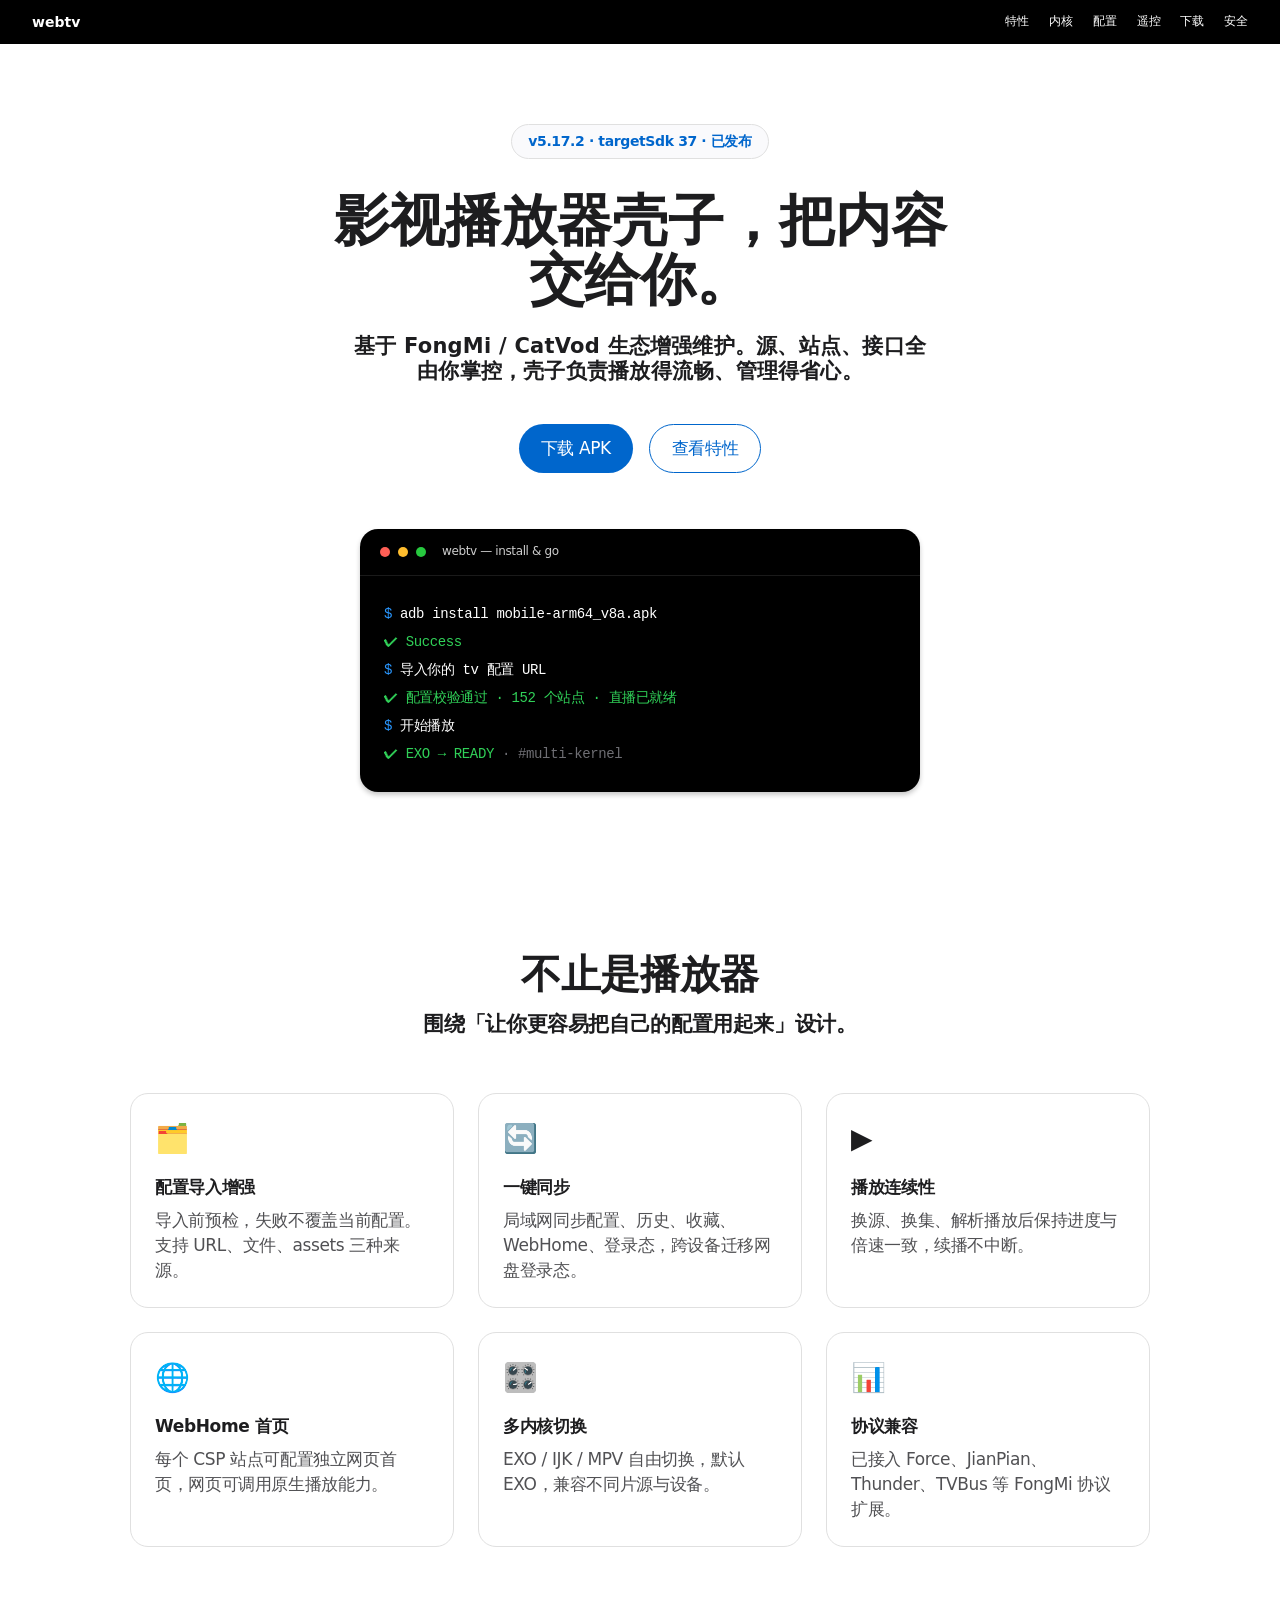
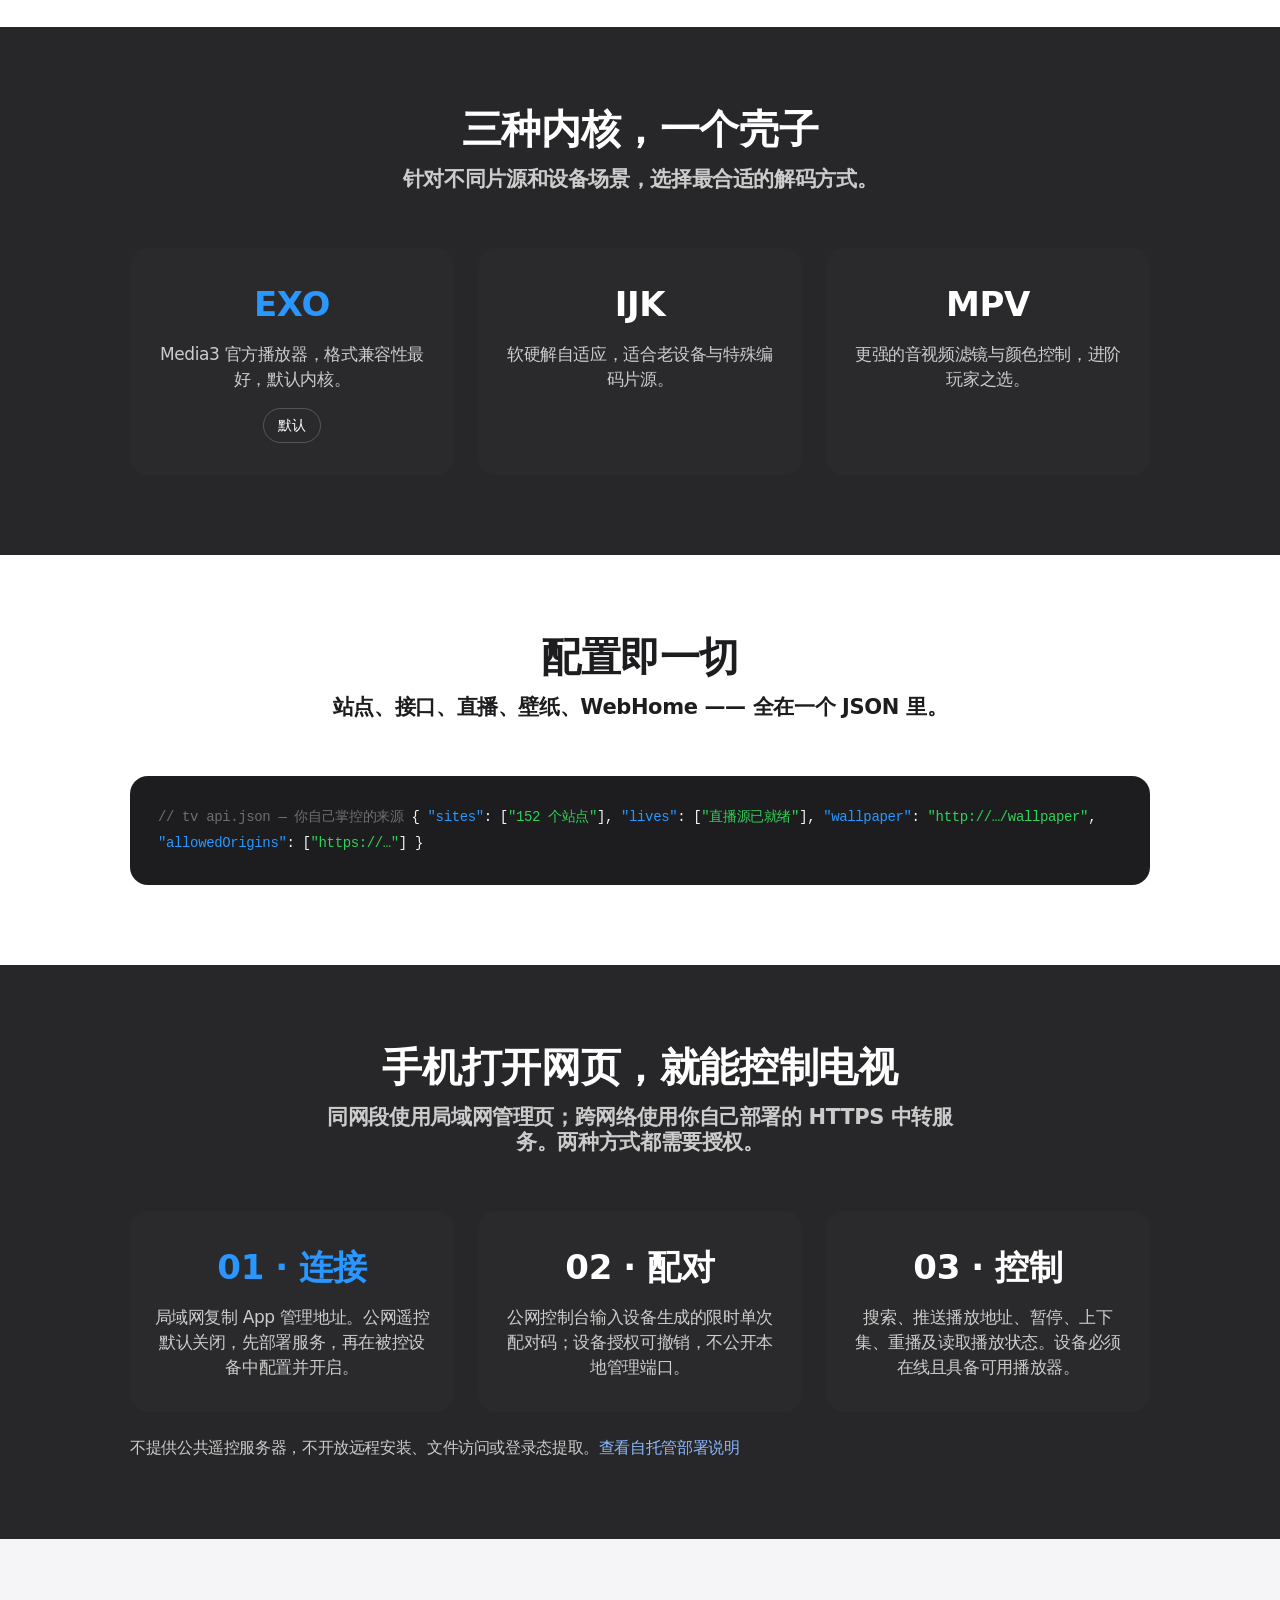
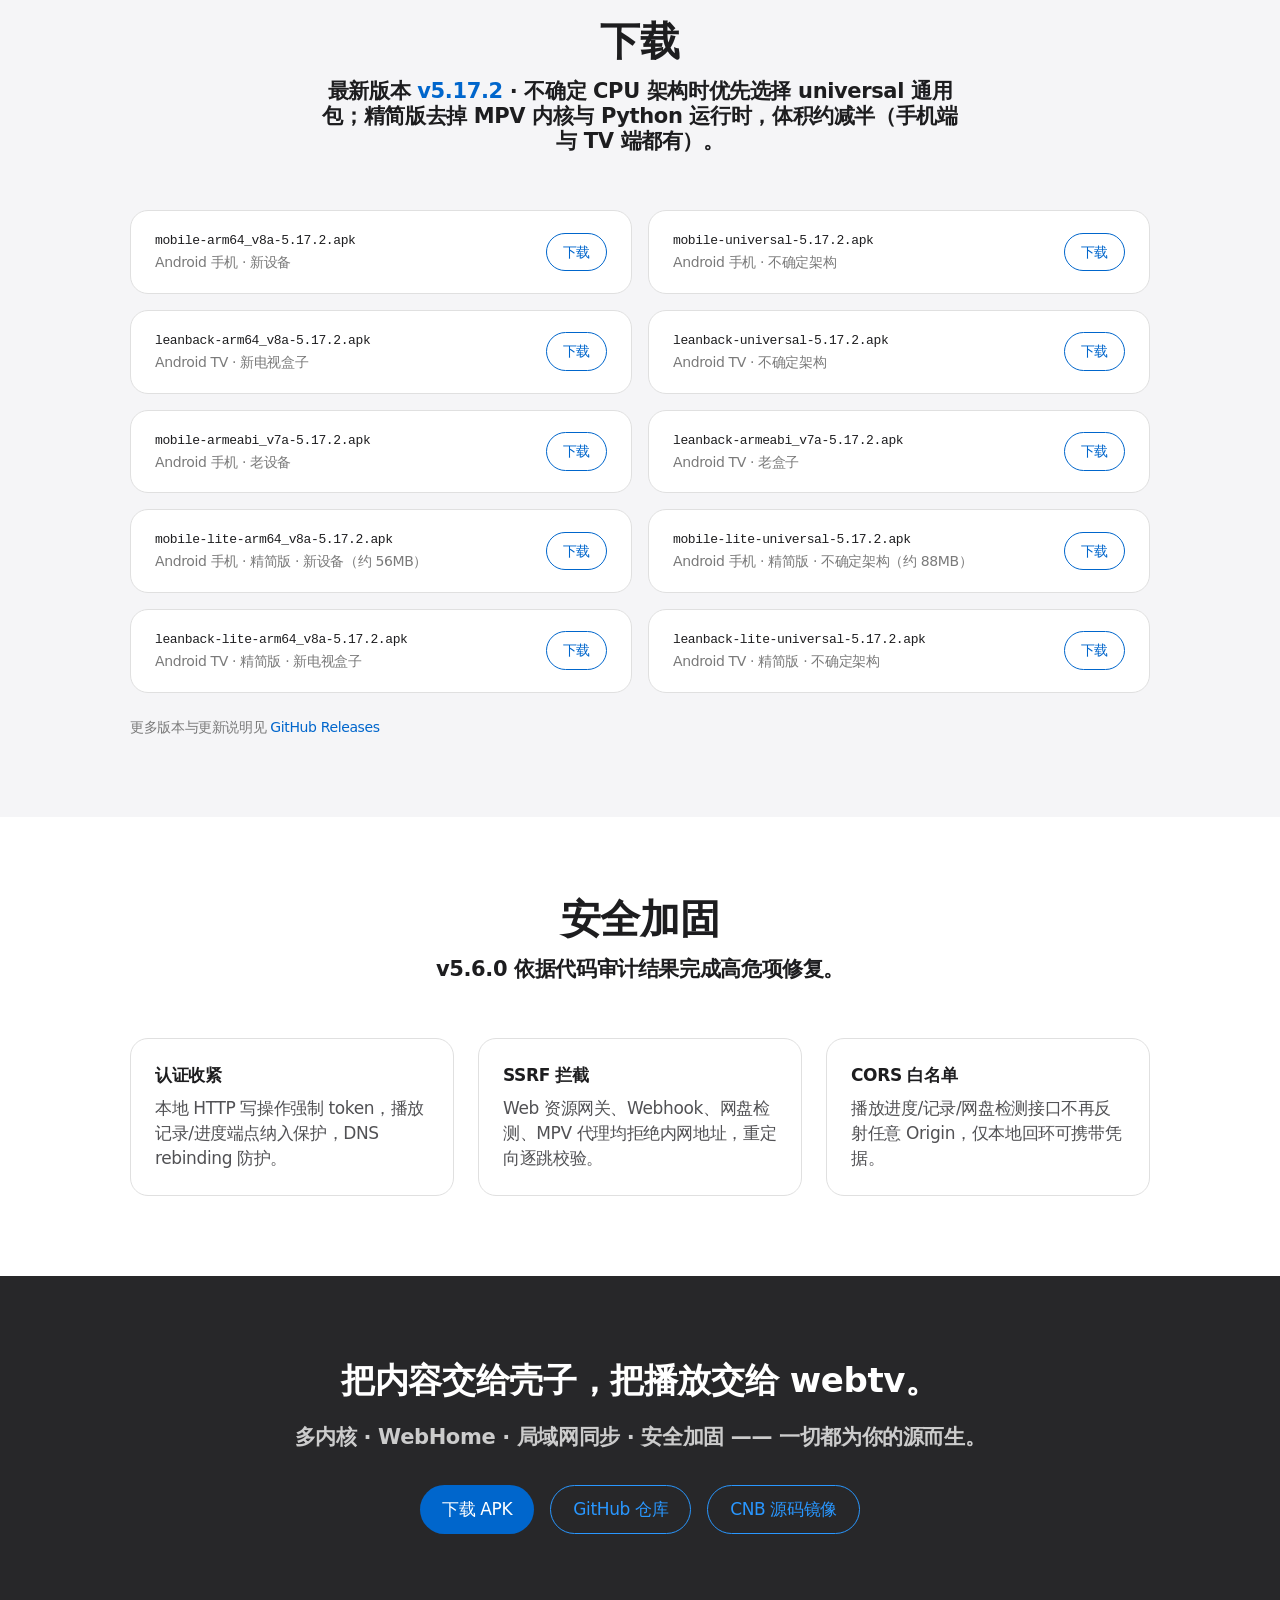
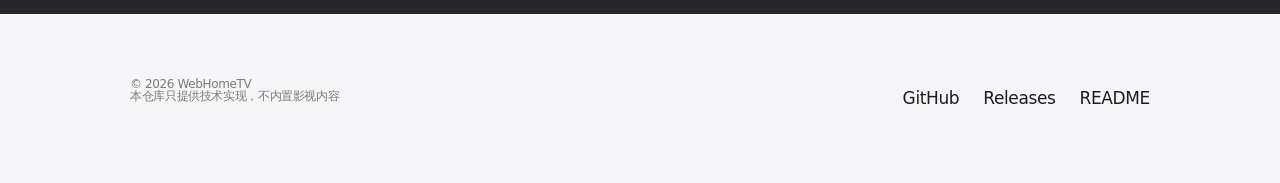
<file: docs/index.html>
<!DOCTYPE html>
<html lang="zh-CN">
<head>
<meta charset="UTF-8">
<meta name="viewport" content="width=device-width, initial-scale=1">
<title>WebHomeTV — 影视播放器壳子</title>
<meta name="description" content="WebHomeTV 是基于 FongMi / CatVod 生态增强维护的 Android 影音播放器壳子，支持多内核播放、WebHome 自定义首页、局域网同步与安全加固。">
<meta property="og:title" content="WebHomeTV — 影视播放器壳子">
<meta property="og:description" content="多内核播放 · WebHome 首页 · 局域网同步 · 安全加固">
<meta property="og:type" content="website">
<style>
  :root {
    --blue: #0066cc;
    --blue-focus: #0071e3;
    --blue-on-dark: #2997ff;
    --canvas: #ffffff;
    --parchment: #f5f5f7;
    --pearl: #fafafc;
    --tile-1: #272729;
    --ink: #1d1d1f;
    --body-on-dark: #ffffff;
    --body-muted: #cccccc;
    --ink-muted-48: #7a7a7a;
    --hairline: #e0e0e0;
    --divider-soft: #f0f0f0;
    --product-shadow: 0 3px 5px 0 rgba(0, 0, 0, 0.22);
    --font: -apple-system, BlinkMacSystemFont, "SF Pro Text", "Inter", "Segoe UI", system-ui, sans-serif;
    --font-display: -apple-system, BlinkMacSystemFont, "SF Pro Display", "Inter", system-ui, sans-serif;
    --section: 80px;
  }

  * { margin: 0; padding: 0; box-sizing: border-box; }

  html { scroll-behavior: smooth; }

  body {
    font-family: var(--font);
    background: var(--canvas);
    color: var(--ink);
    line-height: 1.47;
    letter-spacing: -0.374px;
    -webkit-font-smoothing: antialiased;
  }

  .container { max-width: 1068px; margin: 0 auto; padding: 0 24px; }
  .container-wide { max-width: 1440px; margin: 0 auto; padding: 0 32px; }

  a { color: var(--blue); text-decoration: none; }
  a:hover { text-decoration: underline; }

  /* ---------- Global Nav ---------- */
  .global-nav {
    position: sticky; top: 0; z-index: 50;
    background: #000000;
    height: 44px;
    display: flex; align-items: center;
  }
  .global-nav .container-wide {
    display: flex; align-items: center; justify-content: space-between;
    width: 100%;
  }
  .brand { font-size: 14px; font-weight: 600; color: var(--body-on-dark); letter-spacing: 0; }
  .brand:hover { text-decoration: none; opacity: 0.8; }
  .nav-links { display: flex; gap: 20px; }
  .nav-links a { font-size: 12px; color: var(--body-on-dark); letter-spacing: -0.12px; }
  .nav-links a:hover { text-decoration: none; color: var(--blue-on-dark); }

  /* ---------- Hero (light tile) ---------- */
  .hero { padding: var(--section) 0; background: var(--canvas); }
  .hero .container { text-align: center; }
  .hero .sub {
    display: inline-block;
    font-size: 14px; font-weight: 600; color: var(--blue);
    border: 1px solid var(--hairline);
    border-radius: 9999px;
    padding: 6px 16px;
    margin-bottom: 32px;
    background: var(--pearl);
  }
  .hero h1 {
    font-family: var(--font-display);
    font-size: 56px; font-weight: 600;
    line-height: 1.07; letter-spacing: -0.28px;
    color: var(--ink);
    max-width: 16ch; margin: 0 auto 24px;
  }
  .hero .lead {
    font-size: 21px; font-weight: 600;
    line-height: 1.19; letter-spacing: 0.231px;
    color: var(--ink);
    max-width: 40ch; margin: 0 auto 40px;
  }
  .hero-actions { display: flex; gap: 16px; justify-content: center; flex-wrap: wrap; }

  .btn {
    display: inline-flex; align-items: center; justify-content: center;
    font-family: var(--font); font-size: 17px; font-weight: 400;
    border-radius: 9999px; min-height: 44px; padding: 11px 22px;
    cursor: pointer; transition: transform 160ms ease, background 160ms ease;
    text-decoration: none;
  }
  .btn:focus-visible { outline: 2px solid var(--blue-focus); outline-offset: 2px; }
  .btn:active { transform: scale(0.95); }
  .btn-primary { background: var(--blue); color: #ffffff; }
  .btn-primary:hover { background: var(--blue-focus); text-decoration: none; }
  .btn-secondary { background: transparent; color: var(--blue); border: 1px solid var(--blue); }
  .btn-secondary:hover { background: rgba(0, 102, 204, 0.05); text-decoration: none; }

  /* Terminal card — product evidence */
  .terminal {
    background: #000000;
    border-radius: 18px;
    overflow: hidden;
    text-align: left;
    margin: 56px auto 0;
    max-width: 560px;
    box-shadow: var(--product-shadow);
  }
  .terminal-bar {
    display: flex; align-items: center; gap: 8px;
    padding: 14px 20px;
    border-bottom: 1px solid rgba(255, 255, 255, 0.1);
  }
  .terminal-bar .t-dot { width: 10px; height: 10px; border-radius: 50%; display: inline-block; }
  .t-dot.r { background: #FF5F56; } .t-dot.y { background: #FFBD2E; } .t-dot.g { background: #27C93F; }
  .terminal-bar .t-title { color: var(--body-muted); font-size: 12px; margin-left: 8px; }
  .terminal-body { padding: 24px; color: #a1a1a6; font-size: 14px; line-height: 2; font-family: ui-monospace, "SF Mono", monospace; }
  .terminal-body .prompt { color: var(--blue-on-dark); }
  .terminal-body .cmd { color: var(--body-on-dark); }
  .terminal-body .out { color: #30d158; }
  .terminal-body .muted { color: #6e6e73; }

  /* ---------- Section rhythm ---------- */
  section.tile-light { background: var(--canvas); padding: var(--section) 0; }
  section.tile-parchment { background: var(--parchment); padding: var(--section) 0; }
  section.tile-dark { background: var(--tile-1); padding: var(--section) 0; }
  section.tile-dark h2, section.tile-dark p.sec-desc { color: var(--body-on-dark); }
  section.tile-dark .sec-desc { color: var(--body-muted); }

  .sec-head { text-align: center; margin-bottom: 56px; }
  .sec-head h2 {
    font-family: var(--font-display);
    font-size: 40px; font-weight: 600; line-height: 1.10;
    color: var(--ink); margin-bottom: 16px;
  }
  .tile-dark .sec-head h2 { color: var(--body-on-dark); }
  .sec-head p.sec-desc { font-size: 21px; font-weight: 600; color: var(--ink); line-height: 1.19; max-width: 44ch; margin: 0 auto; }
  .tile-dark .sec-head p.sec-desc { color: var(--body-muted); }

  /* ---------- Feature cards (utility grid) ---------- */
  .grid { display: grid; grid-template-columns: repeat(3, 1fr); gap: 24px; }
  .card {
    background: var(--canvas);
    border: 1px solid var(--hairline);
    border-radius: 18px;
    padding: 24px;
    transition: transform 160ms ease;
  }
  .card:hover { transform: translateY(-2px); }
  .card .ico { font-size: 28px; margin-bottom: 16px; }
  .card h3 { font-size: 17px; font-weight: 600; color: var(--ink); margin-bottom: 8px; }
  .card p { font-size: 17px; color: #515154; line-height: 1.47; }
  .card code {
    font-family: ui-monospace, "SF Mono", monospace;
    font-size: 13px;
    background: var(--parchment);
    border-radius: 5px; padding: 2px 6px; color: var(--blue);
  }

  /* ---------- Kernels (dark tile) ---------- */
  .kernels { display: grid; grid-template-columns: repeat(3, 1fr); gap: 24px; }
  .kernel {
    background: #2a2a2c;
    border-radius: 18px;
    padding: 32px 24px;
    text-align: center;
  }
  .kernel .k-name { font-size: 34px; font-weight: 600; color: var(--body-on-dark); margin-bottom: 12px; letter-spacing: -0.374px; }
  .kernel .k-name.blue { color: var(--blue-on-dark); }
  .kernel p { font-size: 17px; color: var(--body-muted); }
  .kernel .tag {
    display: inline-block; margin-top: 16px;
    font-size: 14px; font-weight: 400; color: var(--body-on-dark);
    border: 1px solid rgba(255, 255, 255, 0.2);
    border-radius: 9999px; padding: 6px 14px;
  }

  /* ---------- Config code block ---------- */
  .code-block {
    background: #1d1d1f;
    border-radius: 18px;
    padding: 28px;
    font-family: ui-monospace, "SF Mono", monospace;
    font-size: 14px; line-height: 1.9;
    overflow-x: auto;
    color: #f5f5f7;
  }
  .code-block .cmt { color: #6e6e73; }
  .code-block .key { color: var(--blue-on-dark); }
  .code-block .str { color: #30d158; }

  /* ---------- Download ---------- */
  .dl-grid { display: grid; grid-template-columns: repeat(2, 1fr); gap: 16px; }
  .dl-row {
    display: flex; align-items: center; justify-content: space-between; gap: 16px;
    background: var(--canvas);
    border: 1px solid var(--hairline);
    border-radius: 18px; padding: 20px 24px;
    transition: border-color 160ms ease;
  }
  .dl-row:hover { border-color: var(--blue); }
  .dl-name { font-family: ui-monospace, "SF Mono", monospace; font-size: 13px; color: var(--ink); }
  .dl-desc { font-size: 14px; color: var(--ink-muted-48); margin-top: 2px; }
  .dl-btn {
    font-size: 14px; font-weight: 400; color: var(--blue);
    border: 1px solid var(--blue); border-radius: 9999px;
    padding: 8px 16px; white-space: nowrap;
    transition: background 160ms ease;
  }
  .dl-btn:hover { background: rgba(0, 102, 204, 0.05); text-decoration: none; }

  /* ---------- Security (parchment) ---------- */
  .tile-parchment .card { background: var(--canvas); border-color: var(--divider-soft); }

  /* ---------- CTA (dark) ---------- */
  .cta h2 { font-size: 34px; font-weight: 600; color: var(--body-on-dark); margin-bottom: 16px; letter-spacing: -0.374px; }
  .cta p { font-size: 21px; font-weight: 600; color: var(--body-muted); margin-bottom: 32px; }
  .cta .btn-primary { background: var(--blue); }
  .cta .btn-secondary { color: var(--blue-on-dark); border-color: var(--blue-on-dark); }

  /* ---------- Footer ---------- */
  footer { background: var(--parchment); padding: 64px 0; }
  footer .container { display: flex; justify-content: space-between; align-items: flex-start; gap: 32px; flex-wrap: wrap; }
  footer .copy { font-size: 12px; color: var(--ink-muted-48); line-height: 1.0; }
  footer .links { display: flex; gap: 24px; }
  footer .links a { font-size: 17px; color: var(--ink); line-height: 2.41; }
  footer .links a:hover { color: var(--blue); }

  /* ---------- Responsive ---------- */
  @media (max-width: 833px) {
    .nav-links { display: none; }
    .grid, .kernels { grid-template-columns: repeat(2, 1fr); }
    .dl-grid { grid-template-columns: 1fr; }
  }
  @media (max-width: 640px) {
    .hero h1 { font-size: 34px; }
    .sec-head h2 { font-size: 32px; }
    .grid, .kernels { grid-template-columns: 1fr; }
    section.tile-light, section.tile-parchment, section.tile-dark { padding: 48px 0; }
    .hero { padding: 48px 0; }
  }
  @media (max-width: 419px) {
    .hero h1 { font-size: 28px; }
    .container, .container-wide { padding: 0 16px; }
  }

  @media (prefers-reduced-motion: reduce) {
    html { scroll-behavior: auto; }
    * { transition: none !important; }
  }
</style>
</head>
<body>

<nav class="global-nav" aria-label="主导航">
  <div class="container-wide">
    <div class="brand">webtv</div>
    <div class="nav-links">
      <a href="#features">特性</a>
      <a href="#kernels">内核</a>
      <a href="#config">配置</a>
      <a href="#remote">遥控</a>
      <a href="#download">下载</a>
      <a href="#security">安全</a>
    </div>
  </div>
</nav>

<header class="hero" id="top">
  <div class="container">
    <span class="sub">v5.17.2 · targetSdk 37 · 已发布</span>
    <h1>影视播放器壳子，把内容交给你。</h1>
    <p class="lead">基于 FongMi / CatVod 生态增强维护。源、站点、接口全由你掌控，壳子负责播放得流畅、管理得省心。</p>
    <div class="hero-actions">
      <a class="btn btn-primary" href="#download">下载 APK</a>
      <a class="btn btn-secondary" href="#features">查看特性</a>
    </div>
    <div class="terminal" role="img" aria-label="终端命令行示例">
      <div class="terminal-bar">
        <span class="t-dot r"></span><span class="t-dot y"></span><span class="t-dot g"></span>
        <span class="t-title">webtv — install &amp; go</span>
      </div>
      <div class="terminal-body">
        <div><span class="prompt">$</span> <span class="cmd">adb install mobile-arm64_v8a.apk</span></div>
        <div><span class="out">✔ Success</span></div>
        <div><span class="prompt">$</span> <span class="cmd">导入你的 tv 配置 URL</span></div>
        <div><span class="out">✔ 配置校验通过 · 152 个站点 · 直播已就绪</span></div>
        <div><span class="prompt">$</span> <span class="cmd">开始播放</span></div>
        <div><span class="out">✔ EXO → READY <span class="muted">· #multi-kernel</span></span></div>
      </div>
    </div>
  </div>
</header>

<section class="tile-light" id="features">
  <div class="container">
    <div class="sec-head">
      <h2>不止是播放器</h2>
      <p class="sec-desc">围绕「让你更容易把自己的配置用起来」设计。</p>
    </div>
    <div class="grid">
      <div class="card">
        <div class="ico">🗂️</div>
        <h3>配置导入增强</h3>
        <p>导入前预检，失败不覆盖当前配置。支持 URL、文件、assets 三种来源。</p>
      </div>
      <div class="card">
        <div class="ico">🔄</div>
        <h3>一键同步</h3>
        <p>局域网同步配置、历史、收藏、WebHome、登录态，跨设备迁移网盘登录态。</p>
      </div>
      <div class="card">
        <div class="ico">▶️</div>
        <h3>播放连续性</h3>
        <p>换源、换集、解析播放后保持进度与倍速一致，续播不中断。</p>
      </div>
      <div class="card">
        <div class="ico">🌐</div>
        <h3>WebHome 首页</h3>
        <p>每个 CSP 站点可配置独立网页首页，网页可调用原生播放能力。</p>
      </div>
      <div class="card">
        <div class="ico">🎛️</div>
        <h3>多内核切换</h3>
        <p>EXO / IJK / MPV 自由切换，默认 EXO，兼容不同片源与设备。</p>
      </div>
      <div class="card">
        <div class="ico">📊</div>
        <h3>协议兼容</h3>
        <p>已接入 Force、JianPian、Thunder、TVBus 等 FongMi 协议扩展。</p>
      </div>
    </div>
  </div>
</section>

<section class="tile-dark" id="kernels">
  <div class="container">
    <div class="sec-head">
      <h2>三种内核，一个壳子</h2>
      <p class="sec-desc">针对不同片源和设备场景，选择最合适的解码方式。</p>
    </div>
    <div class="kernels">
      <div class="kernel">
        <div class="k-name blue">EXO</div>
        <p>Media3 官方播放器，格式兼容性最好，默认内核。</p>
        <span class="tag">默认</span>
      </div>
      <div class="kernel">
        <div class="k-name">IJK</div>
        <p>软硬解自适应，适合老设备与特殊编码片源。</p>
      </div>
      <div class="kernel">
        <div class="k-name">MPV</div>
        <p>更强的音视频滤镜与颜色控制，进阶玩家之选。</p>
      </div>
    </div>
  </div>
</section>

<section class="tile-light" id="config">
  <div class="container">
    <div class="sec-head">
      <h2>配置即一切</h2>
      <p class="sec-desc">站点、接口、直播、壁纸、WebHome —— 全在一个 JSON 里。</p>
    </div>
    <div class="code-block" role="img" aria-label="tv 配置 JSON 示例">
<span class="cmt">// tv api.json — 你自己掌控的来源</span>
{
  <span class="key">"sites"</span>: [<span class="str">"152 个站点"</span>],
  <span class="key">"lives"</span>: [<span class="str">"直播源已就绪"</span>],
  <span class="key">"wallpaper"</span>: <span class="str">"http://…/wallpaper"</span>,
  <span class="key">"allowedOrigins"</span>: [<span class="str">"https://…"</span>]
}
    </div>
  </div>
</section>

<section class="tile-dark" id="remote">
  <div class="container">
    <div class="sec-head">
      <h2>手机打开网页，就能控制电视</h2>
      <p class="sec-desc">同网段使用局域网管理页；跨网络使用你自己部署的 HTTPS 中转服务。两种方式都需要授权。</p>
    </div>
    <div class="kernels">
      <div class="kernel">
        <div class="k-name blue">01 · 连接</div>
        <p>局域网复制 App 管理地址。公网遥控默认关闭，先部署服务，再在被控设备中配置并开启。</p>
      </div>
      <div class="kernel">
        <div class="k-name">02 · 配对</div>
        <p>公网控制台输入设备生成的限时单次配对码；设备授权可撤销，不公开本地管理端口。</p>
      </div>
      <div class="kernel">
        <div class="k-name">03 · 控制</div>
        <p>搜索、推送播放地址、暂停、上下集、重播及读取播放状态。设备必须在线且具备可用播放器。</p>
      </div>
    </div>
    <p style="margin-top:24px;color:#ccc">不提供公共遥控服务器，不开放远程安装、文件访问或登录态提取。<a style="color:#8db9ff" href="https://github.com/motao123/webtv/tree/main/serverless/webtv-remote-go">查看自托管部署说明</a></p>
  </div>
</section>

<section class="tile-parchment" id="download">
  <div class="container">
    <div class="sec-head">
      <h2>下载</h2>
      <p class="sec-desc">最新版本 <strong style="color:var(--blue)">v5.17.2</strong> · 不确定 CPU 架构时优先选择 universal 通用包；精简版去掉 MPV 内核与 Python 运行时，体积约减半（手机端与 TV 端都有）。</p>
    </div>
    <div class="dl-grid">
      <div class="dl-row">
        <div>
          <div class="dl-name">mobile-arm64_v8a-5.17.2.apk</div>
          <div class="dl-desc">Android 手机 · 新设备</div>
        </div>
        <a class="dl-btn" href="https://github.com/motao123/webtv/releases/latest/download/mobile-arm64_v8a-5.17.2.apk">下载</a>
      </div>
      <div class="dl-row">
        <div>
          <div class="dl-name">mobile-universal-5.17.2.apk</div>
          <div class="dl-desc">Android 手机 · 不确定架构</div>
        </div>
        <a class="dl-btn" href="https://github.com/motao123/webtv/releases/latest/download/mobile-universal-5.17.2.apk">下载</a>
      </div>
      <div class="dl-row">
        <div>
          <div class="dl-name">leanback-arm64_v8a-5.17.2.apk</div>
          <div class="dl-desc">Android TV · 新电视盒子</div>
        </div>
        <a class="dl-btn" href="https://github.com/motao123/webtv/releases/latest/download/leanback-arm64_v8a-5.17.2.apk">下载</a>
      </div>
      <div class="dl-row">
        <div>
          <div class="dl-name">leanback-universal-5.17.2.apk</div>
          <div class="dl-desc">Android TV · 不确定架构</div>
        </div>
        <a class="dl-btn" href="https://github.com/motao123/webtv/releases/latest/download/leanback-universal-5.17.2.apk">下载</a>
      </div>
      <div class="dl-row">
        <div>
          <div class="dl-name">mobile-armeabi_v7a-5.17.2.apk</div>
          <div class="dl-desc">Android 手机 · 老设备</div>
        </div>
        <a class="dl-btn" href="https://github.com/motao123/webtv/releases/latest/download/mobile-armeabi_v7a-5.17.2.apk">下载</a>
      </div>
      <div class="dl-row">
        <div>
          <div class="dl-name">leanback-armeabi_v7a-5.17.2.apk</div>
          <div class="dl-desc">Android TV · 老盒子</div>
        </div>
        <a class="dl-btn" href="https://github.com/motao123/webtv/releases/latest/download/leanback-armeabi_v7a-5.17.2.apk">下载</a>
      </div>
      <div class="dl-row">
        <div>
          <div class="dl-name">mobile-lite-arm64_v8a-5.17.2.apk</div>
          <div class="dl-desc">Android 手机 · 精简版 · 新设备（约 56MB）</div>
        </div>
        <a class="dl-btn" href="https://github.com/motao123/webtv/releases/latest/download/mobile-lite-arm64_v8a-5.17.2.apk">下载</a>
      </div>
      <div class="dl-row">
        <div>
          <div class="dl-name">mobile-lite-universal-5.17.2.apk</div>
          <div class="dl-desc">Android 手机 · 精简版 · 不确定架构（约 88MB）</div>
        </div>
        <a class="dl-btn" href="https://github.com/motao123/webtv/releases/latest/download/mobile-lite-universal-5.17.2.apk">下载</a>
      </div>
      <div class="dl-row">
        <div>
          <div class="dl-name">leanback-lite-arm64_v8a-5.17.2.apk</div>
          <div class="dl-desc">Android TV · 精简版 · 新电视盒子</div>
        </div>
        <a class="dl-btn" href="https://github.com/motao123/webtv/releases/latest/download/leanback-lite-arm64_v8a-5.17.2.apk">下载</a>
      </div>
      <div class="dl-row">
        <div>
          <div class="dl-name">leanback-lite-universal-5.17.2.apk</div>
          <div class="dl-desc">Android TV · 精简版 · 不确定架构</div>
        </div>
        <a class="dl-btn" href="https://github.com/motao123/webtv/releases/latest/download/leanback-lite-universal-5.17.2.apk">下载</a>
      </div>
    </div>
    <p style="margin-top:24px;font-size:14px;color:var(--ink-muted-48)">更多版本与更新说明见 <a href="https://github.com/motao123/webtv/releases">GitHub Releases</a></p>
  </div>
</section>

<section class="tile-light" id="security">
  <div class="container">
    <div class="sec-head">
      <h2>安全加固</h2>
      <p class="sec-desc">v5.6.0 依据代码审计结果完成高危项修复。</p>
    </div>
    <div class="grid">
      <div class="card">
        <h3>认证收紧</h3>
        <p>本地 HTTP 写操作强制 token，播放记录/进度端点纳入保护，DNS rebinding 防护。</p>
      </div>
      <div class="card">
        <h3>SSRF 拦截</h3>
        <p>Web 资源网关、Webhook、网盘检测、MPV 代理均拒绝内网地址，重定向逐跳校验。</p>
      </div>
      <div class="card">
        <h3>CORS 白名单</h3>
        <p>播放进度/记录/网盘检测接口不再反射任意 Origin，仅本地回环可携带凭据。</p>
      </div>
    </div>
  </div>
</section>

<section class="tile-dark cta">
  <div class="container" style="text-align:center">
    <h2>把内容交给壳子，把播放交给 webtv。</h2>
    <p>多内核 · WebHome · 局域网同步 · 安全加固 —— 一切都为你的源而生。</p>
    <div class="hero-actions" style="justify-content:center">
      <a class="btn btn-primary" href="#download">下载 APK</a>
      <a class="btn btn-secondary" href="https://github.com/motao123/webtv">GitHub 仓库</a>
      <a class="btn btn-secondary" href="https://cnb.cool/code_free/webtv-coding">CNB 源码镜像</a>
    </div>
  </div>
</section>

<footer>
  <div class="container">
    <div class="copy">© 2026 WebHomeTV<br>本仓库只提供技术实现，不内置影视内容</div>
    <div class="links">
      <a href="https://github.com/motao123/webtv">GitHub</a>
      <a href="https://github.com/motao123/webtv/releases">Releases</a>
      <a href="https://github.com/motao123/webtv/blob/main/README.md">README</a>
    </div>
  </div>
</footer>

</body>
</html>
</file>
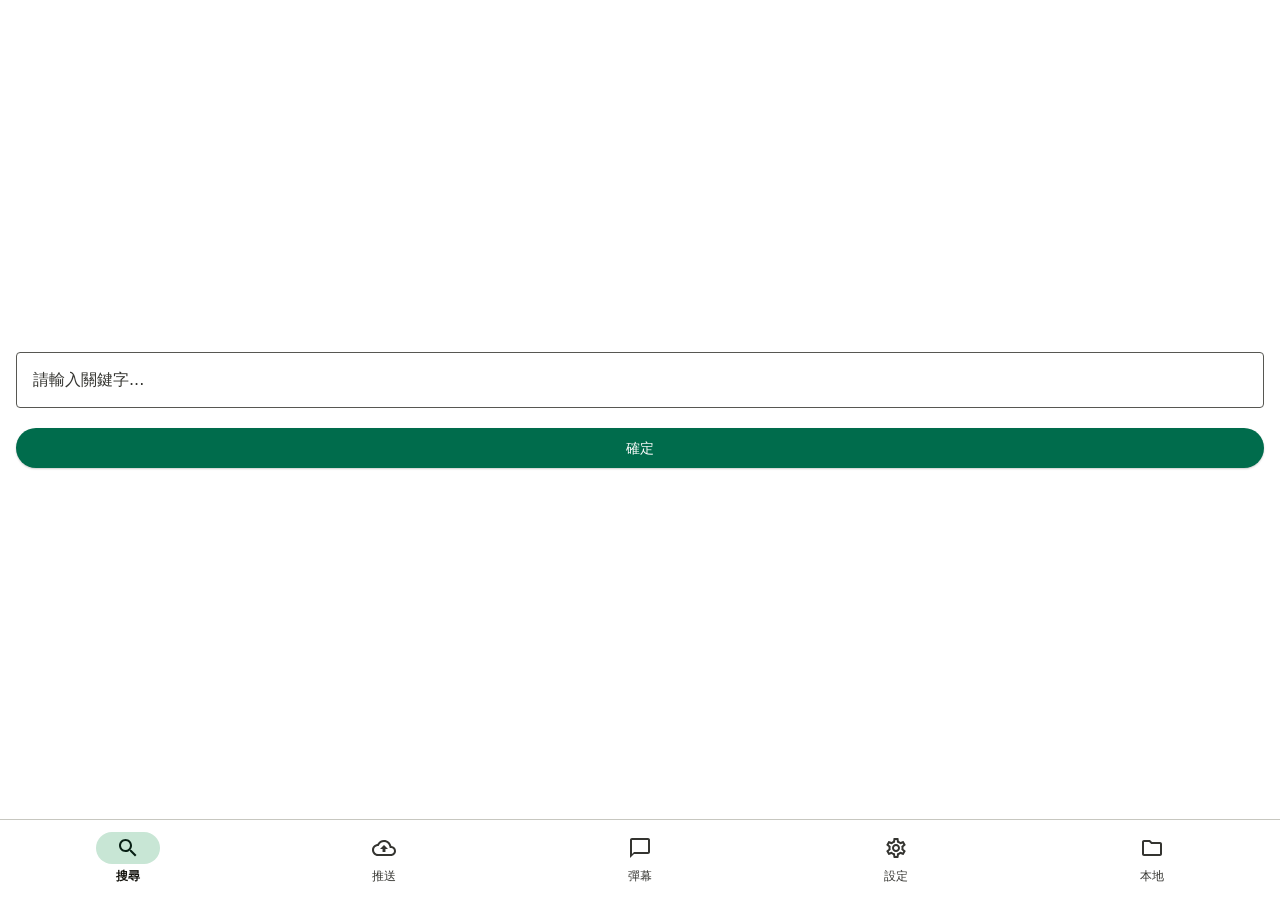
<file: app/src/main/assets/index.html>
<!DOCTYPE html>
<html lang="zh-Hant">

<head>
    <title>影視</title>
    <meta charset="UTF-8">
    <meta name="viewport" content="width=device-width,initial-scale=1,viewport-fit=cover">
    <meta name="color-scheme" content="light dark">
    <link rel="stylesheet" href="css/ui.css">
    <script src="js/jquery.min.js" defer></script>
    <script src="js/script.js" defer></script>
</head>

<body>
    <div id="app">
        <!-- Content -->
        <div class="app-body">
            <!-- 搜尋 -->
            <div id="panel1" class="tab-panel active">
                <div class="panel-content">
                    <div class="md-field">
                        <input id="keyword" class="md-input" type="text" placeholder="請輸入關鍵字..." />
                    </div>
                    <button class="md-btn md-btn-filled md-btn-full" onclick="search()">確定</button>
                </div>
            </div>
            <!-- 推送 -->
            <div id="panel2" class="tab-panel">
                <div class="panel-content">
                    <div class="md-field">
                        <input id="push_url" class="md-input" type="text" placeholder="請輸入播放網址..." />
                    </div>
                    <button class="md-btn md-btn-filled md-btn-full" onclick="push()">確定</button>
                </div>
            </div>
            <!-- 彈幕 -->
            <div id="panel3" class="tab-panel">
                <div class="panel-content">
                    <div class="field-row">
                        <div class="md-field">
                            <button class="md-btn md-btn-tonal md-btn-full" onclick="showDanmakuModeDialog()">
                                <span id="danmaku_mode_label">滾動</span>
                                <svg style="margin-left:auto;flex-shrink:0" width="18" height="18" viewBox="0 0 24 24"><path d="M0 0h24v24H0V0z" fill="none"/><path d="M7 10l5 5 5-5z" fill="currentColor"/></svg>
                            </button>
                        </div>
                        <div class="md-field">
                            <button class="md-btn md-btn-tonal md-btn-full" onclick="showDanmakuSizeDialog()">
                                <span id="danmaku_size_label">預設</span>
                                <svg style="margin-left:auto;flex-shrink:0" width="18" height="18" viewBox="0 0 24 24"><path d="M0 0h24v24H0V0z" fill="none"/><path d="M7 10l5 5 5-5z" fill="currentColor"/></svg>
                            </button>
                        </div>
                    </div>
                    <div class="md-field">
                        <input id="danmaku_text" class="md-input" type="text" placeholder="請輸入彈幕內容..." />
                    </div>
                    <button class="md-btn md-btn-filled md-btn-full" onclick="sendDanmaku()">發送</button>
                </div>
            </div>
            <!-- 設定 -->
            <div id="panel4" class="tab-panel">
                <div class="panel-content">
                    <div class="field-row">
                        <div class="md-field short">
                            <input id="setting_name" class="md-input" type="text" placeholder="名稱" />
                        </div>
                        <div class="md-field">
                            <input id="setting_text" class="md-input" type="text" placeholder="配置" />
                        </div>
                    </div>
                    <button onclick="setting()" class="md-btn md-btn-filled md-btn-full">確定</button>
                </div>
            </div>
            <!-- 本地 -->
            <div id="panel5" class="tab-panel">
                <input type="file" id="file_uploader" onchange="onFileSelected()" multiple />
                <div class="md-toolbar">
                    <button class="md-btn md-btn-tonal" onclick="uploadFile()">上傳檔案</button>
                    <button class="md-btn md-btn-tonal" onclick="showNewFolderDialog()">新增資料夾</button>
                </div>
                <div class="file-path" id="filePath">/</div>
                <div id="file_list"></div>
            </div>
        </div>
        <!-- M3 Navigation Bar -->
        <nav class="md-nav-bar">
            <div id="tab1" class="md-nav-item active" onclick="showPanel(1)">
                <div class="md-nav-indicator">
                    <svg class="md-nav-icon" viewBox="0 0 24 24"><path d="M0 0h24v24H0V0z" fill="none"/><path d="M15.5 14h-.79l-.28-.27C15.41 12.59 16 11.11 16 9.5 16 5.91 13.09 3 9.5 3S3 5.91 3 9.5 5.91 16 9.5 16c1.61 0 3.09-.59 4.23-1.57l.27.28v.79l5 4.99L20.49 19l-4.99-5zm-6 0C7.01 14 5 11.99 5 9.5S7.01 5 9.5 5 14 7.01 14 9.5 11.99 14 9.5 14z"/></svg>
                </div>
                <span class="md-nav-label">搜尋</span>
            </div>
            <div id="tab2" class="md-nav-item" onclick="showPanel(2)">
                <div class="md-nav-indicator">
                    <svg class="md-nav-icon" viewBox="0 0 24 24"><path d="M0 0h24v24H0V0z" fill="none"/><path d="M19.35 10.04C18.67 6.59 15.64 4 12 4 9.11 4 6.6 5.64 5.35 8.04 2.34 8.36 0 10.91 0 14c0 3.31 2.69 6 6 6h13c2.76 0 5-2.24 5-5 0-2.64-2.05-4.78-4.65-4.96zM19 18H6c-2.21 0-4-1.79-4-4 0-2.05 1.53-3.76 3.56-3.97l1.07-.11.5-.95C8.08 7.14 9.94 6 12 6c2.62 0 4.88 1.86 5.39 4.43l.3 1.5 1.53.11c1.56.1 2.78 1.41 2.78 2.96 0 1.65-1.35 3-3 3zM8 13h2.55v3h2.9v-3H16l-4-4z"/></svg>
                </div>
                <span class="md-nav-label">推送</span>
            </div>
            <div id="tab3" class="md-nav-item" onclick="showPanel(3)">
                <div class="md-nav-indicator">
                    <svg class="md-nav-icon" viewBox="0 0 24 24"><path d="M0 0h24v24H0V0z" fill="none"/><path d="M20 2H4c-1.1 0-2 .9-2 2v18l4-4h14c1.1 0 2-.9 2-2V4c0-1.1-.9-2-2-2zm0 14H6l-2 2V4h16v12z"/></svg>
                </div>
                <span class="md-nav-label">彈幕</span>
            </div>
            <div id="tab4" class="md-nav-item" onclick="showPanel(4)">
                <div class="md-nav-indicator">
                    <svg class="md-nav-icon" viewBox="0 0 24 24"><path d="M0 0h24v24H0V0z" fill="none"/><path d="M19.43 12.98c.04-.32.07-.64.07-.98 0-.34-.03-.66-.07-.98l2.11-1.65c.19-.15.24-.42.12-.64l-2-3.46c-.09-.16-.26-.25-.44-.25-.06 0-.12.01-.17.03l-2.49 1c-.52-.4-1.08-.73-1.69-.98l-.38-2.65C14.46 2.18 14.25 2 14 2h-4c-.25 0-.46.18-.49.42l-.38 2.65c-.61.25-1.17.59-1.69.98l-2.49-1c-.06-.02-.12-.03-.18-.03-.17 0-.34.09-.43.25l-2 3.46c-.13.22-.07.49.12.64l2.11 1.65c-.04.32-.07.65-.07.98 0 .33.03.66.07.98l-2.11 1.65c-.19.15-.24.42-.12.64l2 3.46c.09.16.26.25.44.25.06 0 .12-.01.17-.03l2.49-1c.52.4 1.08.73 1.69.98l.38 2.65c.03.24.24.42.49.42h4c.25 0 .46-.18.49-.42l.38-2.65c.61-.25 1.17-.59 1.69-.98l2.49 1c.06.02.12.03.18.03.17 0 .34-.09.43-.25l2-3.46c.12-.22.07-.49-.12-.64l-2.11-1.65zm-1.98-1.71c.04.31.05.52.05.73 0 .21-.02.43-.05.73l-.14 1.13.89.7 1.08.84-.7 1.21-1.27-.51-1.04-.42-.9.68c-.43.32-.84.56-1.25.73l-1.06.43-.16 1.13-.2 1.35h-1.4l-.19-1.35-.16-1.13-1.06-.43c-.43-.18-.83-.41-1.23-.71l-.91-.7-1.06.43-1.27.51-.7-1.21 1.08-.84.89-.7-.14-1.13c-.03-.31-.05-.54-.05-.74s.02-.43.05-.73l.14-1.13-.89-.7-1.08-.84.7-1.21 1.27.51 1.04.42.9-.68c.43-.32.84-.56 1.25-.73l1.06-.43.16-1.13.2-1.35h1.39l.19 1.35.16 1.13 1.06.43c.43.18.83.41 1.23.71l.91.7 1.06-.43 1.27-.51.7 1.21-1.07.85-.89.7.14 1.13zM12 8c-2.21 0-4 1.79-4 4s1.79 4 4 4 4-1.79 4-4-1.79-4-4-4zm0 6c-1.1 0-2-.9-2-2s.9-2 2-2 2 .9 2 2-.9 2-2 2z"/></svg>
                </div>
                <span class="md-nav-label">設定</span>
            </div>
            <div id="tab5" class="md-nav-item" onclick="showPanel(5)">
                <div class="md-nav-indicator">
                    <svg class="md-nav-icon" viewBox="0 0 24 24"><path d="M0 0h24v24H0V0z" fill="none"/><path d="M9.17 6l2 2H20v10H4V6h5.17M10 4H4c-1.1 0-1.99.9-1.99 2L2 18c0 1.1.9 2 2 2h16c1.1 0 2-.9 2-2V8c0-1.1-.9-2-2-2h-8l-2-2z"/></svg>
                </div>
                <span class="md-nav-label">本地</span>
            </div>
        </nav>
    </div>
    <!-- Dialog: 彈幕模式 -->
    <div id="danmakuModeDialog" class="md-dialog-overlay">
        <div class="md-dialog">
            <div class="md-dialog-title">模式</div>
            <div class="md-dialog-list">
                <div class="md-dialog-list-item active" data-val="1" onclick="setDanmakuMode(1,'滾動')"><span>滾動</span></div>
                <div class="md-dialog-list-item" data-val="5" onclick="setDanmakuMode(5,'頂部')"><span>頂部</span></div>
                <div class="md-dialog-list-item" data-val="4" onclick="setDanmakuMode(4,'底部')"><span>底部</span></div>
                <div class="md-dialog-list-item" data-val="6" onclick="setDanmakuMode(6,'反向')"><span>反向</span></div>
            </div>
        </div>
    </div>
    <!-- Dialog: 彈幕大小 -->
    <div id="danmakuSizeDialog" class="md-dialog-overlay">
        <div class="md-dialog">
            <div class="md-dialog-title">大小</div>
            <div class="md-dialog-list">
                <div class="md-dialog-list-item" data-val="18" onclick="setDanmakuSize(18,'小')"><span>小</span></div>
                <div class="md-dialog-list-item active" data-val="25" onclick="setDanmakuSize(25,'預設')"><span>預設</span></div>
                <div class="md-dialog-list-item" data-val="36" onclick="setDanmakuSize(36,'大')"><span>大</span></div>
            </div>
        </div>
    </div>
    <!-- Dialog: 本地路徑 -->
    <div id="fileInfoDialog" class="md-dialog-overlay">
        <div class="md-dialog">
            <div class="md-dialog-title">本地路徑</div>
            <div class="md-dialog-body" id="fileUrl"></div>
            <div class="md-dialog-actions">
                <button onclick="pushFile(0)" class="md-dialog-btn">關閉</button>
                <button onclick="downloadFile()" class="md-dialog-btn">下載</button>
                <button onclick="pushFile(1)" class="md-dialog-btn">使用</button>
            </div>
        </div>
    </div>
    <!-- Dialog: 確認上傳 -->
    <div id="uploadTip" class="md-dialog-overlay">
        <div class="md-dialog">
            <div class="md-dialog-title">確認上傳？</div>
            <div class="md-dialog-body" id="uploadTipContent"></div>
            <div class="md-dialog-actions">
                <button onclick="confirmUpload(0)" class="md-dialog-btn">取消</button>
                <button onclick="confirmUpload(1)" class="md-dialog-btn">確定</button>
            </div>
        </div>
    </div>
    <!-- Dialog: 新增資料夾 -->
    <div id="newFolder" class="md-dialog-overlay">
        <div class="md-dialog">
            <div class="md-dialog-title">新增資料夾</div>
            <div class="md-dialog-body">
                <input id="newFolderContent" class="md-input" type="text" placeholder="請輸入資料夾名稱..." />
            </div>
            <div class="md-dialog-actions">
                <button onclick="confirmNewFolder(0)" class="md-dialog-btn">取消</button>
                <button onclick="confirmNewFolder(1)" class="md-dialog-btn">確定</button>
            </div>
        </div>
    </div>
    <!-- Dialog: 刪除資料夾 -->
    <div id="delFolder" class="md-dialog-overlay">
        <div class="md-dialog">
            <div class="md-dialog-title">刪除資料夾</div>
            <div class="md-dialog-body" id="delFolderContent"></div>
            <div class="md-dialog-actions">
                <button onclick="confirmDelFolder(0)" class="md-dialog-btn">取消</button>
                <button onclick="confirmDelFolder(1)" class="md-dialog-btn error">刪除</button>
            </div>
        </div>
    </div>
    <!-- Dialog: 刪除檔案 -->
    <div id="delFile" class="md-dialog-overlay">
        <div class="md-dialog">
            <div class="md-dialog-title">刪除檔案</div>
            <div class="md-dialog-body" id="delFileContent"></div>
            <div class="md-dialog-actions">
                <button onclick="confirmDelFile(0)" class="md-dialog-btn">取消</button>
                <button onclick="confirmDelFile(1)" class="md-dialog-btn error">刪除</button>
            </div>
        </div>
    </div>
    <!-- Snackbar: 警告 -->
    <div id="warnToast">
        <div class="md-snackbar" id="warnToastContent"></div>
    </div>
    <!-- Loading -->
    <div id="loadingToast">
        <div class="md-progress-wrap">
            <svg class="md-progress" viewBox="0 0 48 48">
                <circle cx="24" cy="24" r="20"/>
            </svg>
        </div>
    </div>
</body>
</html>
</file>
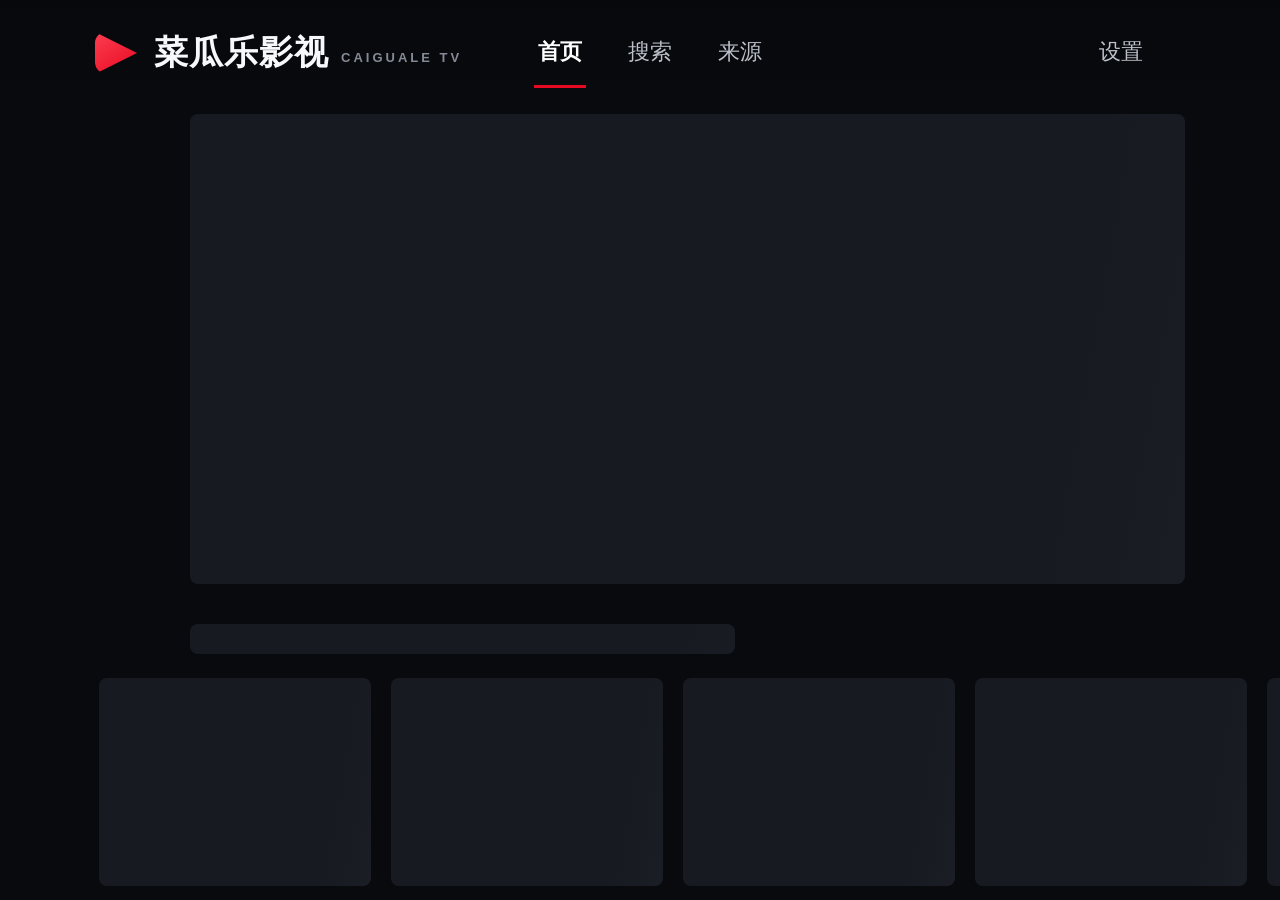
<file: app/src/main/assets/caiguale/index.html>
<!doctype html>
<html lang="zh-CN">
<head>
<meta charset="utf-8">
<meta name="viewport" content="width=device-width, initial-scale=1, viewport-fit=cover">
<meta name="color-scheme" content="dark">
<title>菜瓜乐影视</title>
<script>
/* ES5 兼容引导：必须在样式与业务脚本之前执行 */
(function () {
  var html = document.documentElement;
  if (!Element.prototype.closest) {
    Element.prototype.closest = function (selector) {
      var node = this;
      while (node && node.nodeType === 1) {
        if (node.matches && node.matches(selector)) return node;
        node = node.parentNode;
      }
      return null;
    };
  }
  if (!Element.prototype.replaceChildren) {
    Element.prototype.replaceChildren = function () {
      while (this.firstChild) this.removeChild(this.firstChild);
      for (var i = 0; i < arguments.length; i++) this.appendChild(arguments[i]);
    };
  }
  try {
    var probe = document.createElement('div');
    probe.style.display = 'flex';
    probe.style.flexDirection = 'column';
    probe.style.width = '40px';
    probe.appendChild(document.createElement('i'));
    probe.appendChild(document.createElement('i'));
    document.documentElement.appendChild(probe);
    var gapOk = typeof getComputedStyle === 'function' && getComputedStyle(probe).rowGap !== undefined && CSS.supports && CSS.supports('gap', '1px');
    probe.parentNode.removeChild(probe);
    if (!gapOk) html.className += ' no-layout-gap';
  } catch (e) { html.className += ' no-layout-gap'; }
  try {
    if (!(window.CSS && CSS.supports && CSS.supports('width', 'c' + 'alc(1px)'))) html.className += ' no-css-functions';
  } catch (e2) { html.className += ' no-css-functions'; }
  try {
    if (!(window.CSS && CSS.supports && CSS.supports('aspect-ratio', '16 / 9'))) html.className += ' no-aspect-ratio';
  } catch (e3) { html.className += ' no-aspect-ratio'; }
})();
</script>
<link rel="stylesheet" href="styles.css">
</head>
<body>
<div class="app" id="app">

  <header class="topnav" id="topnav">
    <div class="brand"><span class="mark" aria-hidden="true"></span>菜瓜乐影视<small>CAIGUALE TV</small></div>
    <nav class="navlinks" aria-label="主导航">
      <button class="focusable navlink" data-nav="home">首页</button>
      <button class="focusable navlink" data-nav="search">搜索</button>
      <button class="focusable navlink" data-nav="source" id="sourceLink">来源</button>
    </nav>
    <div class="navright">
      <span class="sitename" id="siteName"></span>
      <button class="focusable navbtn" data-nav="settings">设置</button>
    </div>
  </header>

  <main class="page active" id="pageHome">
    <div class="hero" id="hero">
      <img class="heroimg" id="heroImg" alt="" aria-hidden="true"><div class="herofallback" id="heroFallback"></div>
      <div class="herobody">
        <div class="eyebrow" id="heroEyebrow">来自当前来源</div>
        <h1 class="bigtitle" id="heroTitle">加载中</h1>
        <div class="metadata" id="heroMeta"></div>
        <p class="synopsis" id="heroSynopsis"></p>
        <div class="controls">
          <button class="focusable main" data-act="play-hero">立即播放</button>
          <button class="focusable" data-act="detail-hero">详情</button>
        </div>
      </div>
    </div>
    <div class="rails" id="rails"></div>
    <div class="pagefoot"></div>
  </main>

  <main class="page" id="pageSearch">
    <div class="searchhead">
      <button class="focusable backrow" data-act="back">‹　返回</button>
      <h1 class="subtitle">搜索</h1>
      <div class="searchbox">
        <input id="searchInput" class="focusable searchinput" type="search" placeholder="按 OK 进入输入，再按 OK 搜索" autocomplete="off" spellcheck="false" readonly>
        <button class="focusable main" id="searchGo" data-act="do-search">搜索</button>
      </div>
      <p class="hint" id="searchHint">仅搜索当前来源；结果来自已配置站点。</p>
    </div>
    <div class="searchbody" id="searchBody"></div>
  </main>

  <main class="page" id="pageDetail">
    <img class="detailbanner" id="detailBanner" alt="" aria-hidden="true"><div class="herofallback detailfallback" id="detailFallback"></div>
    <div class="detailshade"></div>
    <div class="detailscroll">
      <button class="focusable backrow" data-act="back">‹　返回</button>
      <div class="detailmain">
        <div class="eyebrow" id="detailSource">当前来源</div>
        <h1 class="detitle" id="detailTitle"></h1>
        <div class="metadata" id="detailMeta"></div>
        <p class="synopsis" id="detailSynopsis"></p>
        <div class="controls" id="detailControls">
          <button class="focusable main" data-act="play-detail">播放</button>
          <button class="focusable" data-act="sources">来源与选集</button>
          <button class="focusable" data-act="search-title">搜索同名</button>
        </div>
        <p class="credits" id="detailCredits"></p>
        <p class="note" id="detailNote" hidden></p>
      </div>
      <section class="episodes" id="episodes" hidden>
        <h2>来源与选集 <small id="episodeCount"></small></h2>
        <div class="fromrow" id="fromRow"></div>
        <div class="epgrid" id="epGrid"></div>
        <p class="hint" id="epHint"></p>
      </section>
    </div>
  </main>

  <div class="modalshade" id="modal" aria-hidden="true">
    <div class="modalbox" role="dialog" aria-modal="true" aria-labelledby="modalTitle">
      <h3 id="modalTitle"></h3>
      <p id="modalBody"></p>
      <div class="modalactions" id="modalActions"></div>
    </div>
  </div>

  <div class="toast" id="toast" role="status" aria-live="polite"></div>
</div>
<script src="app.js"></script>
</body>
</html>
</file>
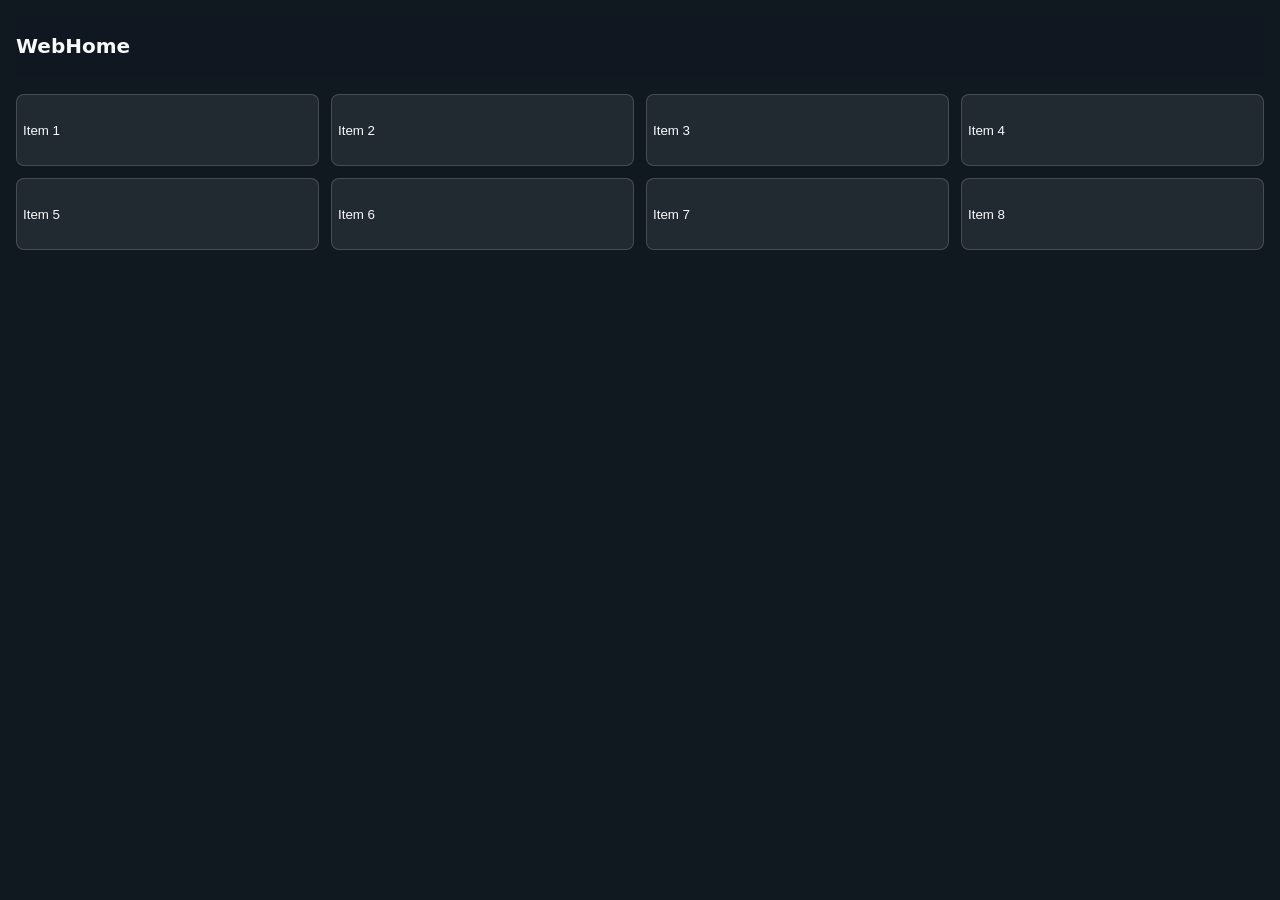
<file: webhome-devkit/templates/homepages/basic-homepage.html>
<!doctype html>
<html lang="zh-CN">
<head>
  <meta charset="utf-8">
  <meta name="viewport" content="width=device-width,initial-scale=1,viewport-fit=cover">
  <title>WebHome</title>
  <script>
    (function () {
      if (!Array.prototype.forEach) {
        Array.prototype.forEach = function (fn, thisArg) {
          for (var i = 0; i < this.length; i += 1) {
            if (i in this) fn.call(thisArg, this[i], i, this);
          }
        };
      }
      if (!Element.prototype.closest) {
        Element.prototype.closest = function (selector) {
          var node = this;
          while (node && node.nodeType === 1) {
            if (node.matches && node.matches(selector)) return node;
            node = node.parentElement;
          }
          return null;
        };
      }
      if (!Element.prototype.replaceChildren) {
        Element.prototype.replaceChildren = function () {
          while (this.firstChild) this.removeChild(this.firstChild);
          for (var i = 0; i < arguments.length; i += 1) {
            this.appendChild(arguments[i]);
          }
        };
      }
      var cls = " webhome-ready";
      if (!("gap" in document.documentElement.style)) cls += " no-layout-gap";
      if (!window.CSS || !CSS.supports || !CSS.supports("top", "calc(1px + 1px)")) cls += " no-css-functions";
      if (!("aspectRatio" in document.documentElement.style)) cls += " no-aspect-ratio";
      document.documentElement.className += cls;
    })();
  </script>
  <style>
    :root {
      --fm-web-height: 100vh;
      --fm-safe-top: 0px;
      --fm-safe-bottom: 0px;
      --safe-top: var(--fm-safe-top, 0px);
      --safe-bottom: var(--fm-safe-bottom, 0px);
      --active-safe-top: 0px;
      color-scheme: dark;
    }
    @supports (top: max(0px, 1px)) {
      :root {
        --safe-top: max(var(--fm-safe-top, 0px), env(safe-area-inset-top, 0px));
        --safe-bottom: max(var(--fm-safe-bottom, 0px), env(safe-area-inset-bottom, 0px));
      }
    }
    html.safe-top-active {
      --active-safe-top: var(--safe-top);
    }
    html,
    body {
      min-height: var(--fm-web-height, 100vh);
      margin: 0;
      background: transparent;
      color: #f8fafc;
      font: 16px/1.5 system-ui, -apple-system, BlinkMacSystemFont, "Segoe UI", sans-serif;
    }
    html:not(.fm-native) body {
      background: #101820;
    }
    .app {
      min-height: var(--fm-web-height, 100vh);
      box-sizing: border-box;
      padding: 16px 16px calc(20px + var(--safe-bottom));
      padding: max(16px, var(--active-safe-top)) 16px calc(20px + var(--safe-bottom));
    }
    .toolbar {
      position: sticky;
      top: var(--active-safe-top);
      z-index: 10;
      display: flex;
      align-items: center;
      justify-content: space-between;
      min-height: 44px;
      padding: 8px 0;
      background: rgba(16, 24, 32, 0.82);
    }
    .title {
      margin: 0;
      font-size: 20px;
      font-weight: 700;
      letter-spacing: 0;
    }
    .grid {
      display: flex;
      flex-wrap: wrap;
      margin: 12px -6px 0;
    }
    .card {
      box-sizing: border-box;
      width: 50%;
      padding: 6px;
    }
    .card button {
      display: block;
      width: 100%;
      min-height: 72px;
      border: 1px solid rgba(255, 255, 255, 0.16);
      border-radius: 8px;
      background: rgba(255, 255, 255, 0.08);
      color: inherit;
      text-align: left;
    }
    @media (min-width: 720px) {
      .card {
        width: 25%;
      }
    }
  </style>
</head>
<body>
  <main class="app">
    <header class="toolbar">
      <h1 class="title">WebHome</h1>
    </header>
    <section class="grid" id="grid"></section>
  </main>
  <script>
    (function () {
      var root = document.documentElement;
      var state = { chromeMode: "", systemBarsHidden: false };

      function readRootPixel(name) {
        var value = getComputedStyle(root).getPropertyValue(name);
        var numberValue = parseFloat(value || "0");
        return isNaN(numberValue) ? 0 : numberValue;
      }

      function shouldUseTopSafeArea(detail) {
        detail = detail || {};
        var mode = String(detail.chromeMode || state.chromeMode || "").toLowerCase();
        var hidden = typeof detail.systemBarsHidden === "undefined" ? state.systemBarsHidden : !!detail.systemBarsHidden;
        var safeTop = Number(detail.safeTop);
        var statusBarHeight = Number(detail.statusBarHeight);
        if (isNaN(safeTop)) safeTop = readRootPixel("--fm-safe-top");
        if (isNaN(statusBarHeight)) statusBarHeight = readRootPixel("--fm-status-bar-height");
        if (hidden && safeTop <= 0 && statusBarHeight <= 0) return false;
        return mode === "edge" || mode === "immersive" || mode === "fullscreen" || hidden;
      }

      function updateSafeAreaMode(detail) {
        detail = detail || {};
        if (detail.chromeMode) state.chromeMode = String(detail.chromeMode).toLowerCase();
        if (typeof detail.systemBarsHidden !== "undefined") state.systemBarsHidden = !!detail.systemBarsHidden;
        root.classList.toggle("safe-top-active", shouldUseTopSafeArea(detail));
      }

      function refreshSafeAreaMode() {
        if (!window.fm || !fm.ui || !fm.ui.getViewport) {
          updateSafeAreaMode({});
          return;
        }
        Promise.resolve(fm.ui.getViewport()).then(updateSafeAreaMode).catch(function () {
          updateSafeAreaMode({});
        });
      }

      function render() {
        var grid = document.getElementById("grid");
        var html = "";
        for (var i = 1; i <= 8; i += 1) {
          html += '<article class="card"><button type="button">Item ' + i + '</button></article>';
        }
        grid.innerHTML = html;
      }

      window.addEventListener("fmviewport", function (event) {
        updateSafeAreaMode(event && event.detail ? event.detail : {});
      });
      window.addEventListener("fmsdk", function () {
        root.classList.add("fm-native");
        refreshSafeAreaMode();
      });
      window.addEventListener("fmresume", refreshSafeAreaMode);
      render();
      refreshSafeAreaMode();
    })();
  </script>
</body>
</html>
</file>
<file: app/src/main/assets/css/ui.css>
:root {
    --md-primary:                  #006C4C;
    --md-on-primary:               #FFFFFF;
    --md-primary-container:        #89F7C6;
    --md-on-primary-container:     #00210F;
    --md-secondary-container:      #C8E6D5;
    --md-on-secondary-container:   #082015;
    --md-error:                    #BA1A1A;
    --md-on-error:                 #FFFFFF;
    --md-error-container:          #FFDAD6;
    --md-on-error-container:       #410002;
    --md-surface:                  #FFFFFF;
    --md-on-surface:               #15140E;
    --md-surface-variant:          #E3E3DC;
    --md-on-surface-variant:       #343430;
    --md-outline:                  #575752;
    --md-outline-variant:          #C7C7C0;
    --md-surface-container:        #FFFFFF;
    --md-surface-container-high:   #F0EFE9;
    --md-inverse-surface:          #2A2A25;
    --md-inverse-on-surface:       #F2F1EB;
    --md-scrim:                    rgba(0,0,0,0.32);
    --md-shadow:                   rgba(0,0,0,0.20);
}

@media (prefers-color-scheme: dark) {
    :root {
        --md-primary:                  #6CDBA4;
        --md-on-primary:               #003824;
        --md-primary-container:        #005237;
        --md-on-primary-container:     #89F7C6;
        --md-secondary-container:      #354B40;
        --md-on-secondary-container:   #CFE9D8;
        --md-error:                    #FFB4AB;
        --md-on-error:                 #690005;
        --md-error-container:          #93000A;
        --md-on-error-container:       #FFDAD6;
        --md-surface:                  #101510;
        --md-on-surface:               #DEE4DF;
        --md-surface-variant:          #414942;
        --md-on-surface-variant:       #C0C9BF;
        --md-outline:                  #8B9389;
        --md-outline-variant:          #414942;
        --md-surface-container:        #1C211D;
        --md-surface-container-high:   #262B27;
        --md-inverse-surface:          #DEE4DF;
        --md-inverse-on-surface:       #181D19;
        --md-scrim:                    rgba(0,0,0,0.5);
        --md-shadow:                   rgba(0,0,0,0.5);
    }
}

/* ══ Reset ══ */
*, *::before, *::after { box-sizing: border-box; margin: 0; padding: 0; }

html, body {
    height: 100%;
    font-family: Roboto, -apple-system, system-ui, sans-serif;
    background: var(--md-surface);
    color: var(--md-on-surface);
    -webkit-tap-highlight-color: transparent;
}

body.manage-page {
    --md-primary: #1A62D0;
    --md-on-primary: #FFFFFF;
    --md-secondary-container: #D9E7FF;
    --md-on-secondary-container: #0D2B57;
    --md-surface: #F4F6FA;
    --md-surface-container: #FFFFFF;
    --md-surface-container-high: #F8FAFD;
    --md-outline-variant: #DDE3EE;
}

body.manage-page.local-mode .remote-only {
    display: none !important;
}

@media (prefers-color-scheme: dark) {
    body.manage-page {
        --md-primary: #8DB8FF;
        --md-on-primary: #052B61;
        --md-secondary-container: #1D3557;
        --md-on-secondary-container: #D9E7FF;
        --md-surface: #10151D;
        --md-surface-container: #171D27;
        --md-surface-container-high: #1F2632;
        --md-outline-variant: #354052;
    }
}

/* ══ App Shell ══ */
#app {
    display: flex;
    flex-direction: column;
    height: 100%;
    margin: 0 auto;
}

/* ID selectors must not fight utility classes here: .manage-app widens the shell on
   desktop, and a max-width on #app would win by specificity and cap it at phone width. */
.manage-app { max-width: 1120px; }

.manage-top {
    flex-shrink: 0;
    display: flex;
    align-items: center;
    justify-content: space-between;
    gap: 12px;
    padding: 14px 16px 10px;
    border-bottom: 1px solid var(--md-outline-variant);
    background: var(--md-surface-container);
}

.manage-body {
    flex: 1;
    overflow-y: auto;
    -webkit-overflow-scrolling: touch;
    padding: 16px;
}

.manage-view { display: none; }
.manage-view.active { display: block; }

.segmented {
    display: inline-flex;
    padding: 3px;
    border: 1px solid var(--md-outline-variant);
    border-radius: 22px;
    background: var(--md-surface-container-high);
}

.segment {
    height: 34px;
    min-width: 56px;
    padding: 0 12px;
    border: none;
    border-radius: 17px;
    background: transparent;
    color: var(--md-on-surface-variant);
    font: inherit;
    font-size: 14px;
    cursor: pointer;
}

.segment.active {
    background: var(--md-primary);
    color: var(--md-on-primary);
}

.remote-picker { display: none; margin: 10px 16px 0; }
.device-list { display: grid; gap: 8px; }

.device-item {
    display: flex;
    align-items: center;
    justify-content: space-between;
    gap: 12px;
    min-height: 48px;
    padding: 8px 12px;
    border: 1px solid var(--md-outline-variant);
    border-radius: 8px;
    background: transparent;
    color: var(--md-on-surface);
    font: inherit;
    text-align: left;
    cursor: pointer;
}

.device-item.active {
    border-color: var(--md-primary);
    background: var(--md-secondary-container);
    color: var(--md-on-secondary-container);
}

.device-item span { font-weight: 600; }
.device-item small { color: var(--md-on-surface-variant); overflow-wrap: anywhere; }

.manage-nav .md-nav-item { border: none; background: transparent; color: inherit; }

.manage-heading { min-width: 0; }

.manage-top-actions {
    display: flex;
    align-items: center;
    justify-content: flex-end;
    gap: 8px;
    flex-wrap: wrap;
}

.status-pill {
    display: inline-flex;
    align-items: center;
    min-height: 30px;
    padding: 0 10px;
    border-radius: 15px;
    background: var(--md-secondary-container);
    color: var(--md-on-secondary-container);
    font-size: 12px;
    line-height: 16px;
    white-space: nowrap;
}

.status-pill.off {
    background: var(--md-error-container);
    color: var(--md-on-error-container);
}

.status-pill.warn {
    background: #FFE08A;
    color: #312300;
}

.md-btn-compact {
    height: 36px;
    padding: 0 14px;
}

.md-btn-danger {
    background: var(--md-error-container);
    color: var(--md-on-error-container);
}

.keepalive-card {
    display: none;
    margin: 10px 16px 0;
    border-color: #D19A00;
    background: #FFF4CE;
    color: #312300;
}

.md-btn:disabled,
.file-action:disabled {
    opacity: 0.42;
    cursor: default;
}

.file-toolbar { align-items: center; }

.file-state-row {
    display: grid;
    grid-template-columns: minmax(0, 1fr) auto;
    gap: 8px;
    align-items: center;
    margin-bottom: 8px;
}

.file-state-row .file-path { margin: 0; }

.selection-count {
    min-height: 36px;
    display: inline-flex;
    align-items: center;
    justify-content: center;
    padding: 0 10px;
    border-radius: 18px;
    background: var(--md-surface-container-high);
    color: var(--md-on-surface-variant);
    font-size: 13px;
    white-space: nowrap;
}

.file-list {
    border-top: 1px solid var(--md-outline-variant);
}

.file-item.parent { padding-left: 42px; }

@media (min-width: 960px) {
    .manage-app { max-width: 1120px; }
    .manage-body { padding: 20px 24px; }
    #syncTree { display: grid; grid-template-columns: 1fr 1fr; column-gap: 18px; }
    .tree-row { break-inside: avoid; }
}

@media (prefers-color-scheme: dark) {
    .status-pill.warn,
    .keepalive-card {
        background: #4D3900;
        color: #FFE08A;
        border-color: #B88A00;
    }
}

@media (max-width: 640px) {
    .manage-top { align-items: flex-start; flex-direction: column; }
    .manage-top-actions { width: 100%; justify-content: flex-start; }
    .file-state-row { grid-template-columns: 1fr; }
    .md-btn { padding: 0 16px; }
    .file-action { min-width: 44px; padding: 0 8px; }
    .field-row.compact.live-common-row,
    .field-row.compact.advanced-field-row { flex-direction: column; }
    .field-row.compact.live-common-row .md-field.short,
    .field-row.compact.advanced-field-row .md-field.short { flex-basis: auto; }
    .flag-grid { grid-template-columns: repeat(2, minmax(0, 1fr)); }
}

/* ══ Content body ══ */
.app-body {
    flex: 1;
    overflow-y: auto;
    -webkit-overflow-scrolling: touch;
    background: var(--md-surface);
}

.tab-panel { display: none; }
.tab-panel.active { display: flex; flex-direction: column; justify-content: center; min-height: 100%; padding: 20px 16px; }
#panel5.tab-panel.active { display: block; justify-content: unset; padding: 16px; }
.manage-panel.tab-panel.active { display: block; justify-content: unset; padding: 16px; }
.panel-content { display: flex; flex-direction: column; gap: 20px; width: 100%; }

#file_uploader,
#csp_file_uploader,
#config_file_uploader { display: none; }

/* ══ M3 Outlined Text Field ══ */
.field-row {
    display: flex;
    gap: 8px;
    align-items: center;
}

.field-row + .field-row { margin-top: 8px; }

.md-field { flex: 1; min-width: 0; }
.md-field.short { flex: 0 0 88px; }

.md-input {
    width: 100%;
    height: 56px;
    padding: 0 16px;
    border: 1px solid var(--md-outline);
    border-radius: 4px;
    background: transparent;
    color: var(--md-on-surface);
    font-size: 16px;
    line-height: 24px;
    font-family: inherit;
    outline: none;
    caret-color: var(--md-primary);
    transition: border-color 0.15s, border-width 0.15s, padding 0.15s;
    -webkit-appearance: none;
    appearance: none;
}

.md-input:focus {
    border-color: var(--md-primary);
    border-width: 2px;
    padding: 0 15px;
}

.md-input::placeholder { color: var(--md-on-surface-variant); }

.code-area {
    width: 100%;
    min-height: 132px;
    padding: 12px;
    border: 1px solid var(--md-outline);
    border-radius: 8px;
    background: transparent;
    color: var(--md-on-surface);
    font: 13px/1.45 ui-monospace, SFMono-Regular, Menlo, Consolas, monospace;
    outline: none;
    resize: vertical;
    -webkit-overflow-scrolling: touch;
}

.code-area:focus { border-color: var(--md-primary); border-width: 2px; padding: 11px; }

/* ══ M3 Buttons ══ */
.md-btn {
    display: inline-flex;
    align-items: center;
    justify-content: center;
    height: 40px;
    padding: 0 24px;
    border: none;
    border-radius: 20px;
    font-size: 14px;
    line-height: 20px;
    font-weight: 500;
    letter-spacing: 0.1px;
    font-family: inherit;
    cursor: pointer;
    white-space: nowrap;
    flex-shrink: 0;
    position: relative;
    overflow: hidden;
    transition: box-shadow 0.2s;
}

.md-btn::after {
    content: '';
    position: absolute;
    inset: 0;
    background: currentColor;
    opacity: 0;
    transition: opacity 0.2s;
}

.md-btn:hover::after  { opacity: 0.08; }
.md-btn:active::after { opacity: 0.12; }

.md-btn-filled {
    background: var(--md-primary);
    color: var(--md-on-primary);
    box-shadow: 0 1px 2px var(--md-shadow);
}

.md-btn-filled:active { box-shadow: none; }

.md-btn-tonal {
    background: var(--md-secondary-container);
    color: var(--md-on-secondary-container);
}

.md-btn-full { width: 100%; }

/* ══ Toolbar ══ */
.md-toolbar {
    display: flex;
    flex-wrap: wrap;
    gap: 8px;
    margin-bottom: 10px;
}

.manage-header {
    display: flex;
    align-items: center;
    justify-content: space-between;
    gap: 12px;
    margin-bottom: 12px;
}

.manage-title {
    font-size: 20px;
    line-height: 28px;
    font-weight: 650;
}

.manage-subtitle {
    margin-top: 2px;
    color: var(--md-on-surface-variant);
    font-size: 13px;
    line-height: 18px;
}

.manage-card {
    margin: 10px 0;
    padding: 12px;
    border: 1px solid var(--md-outline-variant);
    border-radius: 8px;
    background: var(--md-surface-container-high);
}

.manage-form-card {
    display: grid;
    gap: 10px;
}

.action-panel {
    display: grid;
    gap: 12px;
    max-width: 720px;
}

.action-row {
    display: grid;
    grid-template-columns: minmax(0, 1fr) auto;
    gap: 10px;
    align-items: center;
}

.action-row .md-btn {
    min-width: 96px;
}

.manage-card-title {
    margin-bottom: 8px;
    color: var(--md-on-surface-variant);
    font-size: 13px;
    line-height: 18px;
    font-weight: 600;
}

.field-row.compact { align-items: stretch; }
.field-label { display: flex; align-items: center; color: var(--md-on-surface-variant); font-size: 13px; white-space: nowrap; }
.mini-input { flex: 0 0 96px; }
.md-select {
    padding-right: 8px;
    -webkit-appearance: auto;
    appearance: auto;
}

.check-row {
    display: inline-flex;
    align-items: center;
    gap: 8px;
    min-height: 40px;
    color: var(--md-on-surface);
    font-size: 14px;
    line-height: 20px;
    cursor: pointer;
}

.check-row input { width: 24px; height: 24px; accent-color: var(--md-primary); }

.chip-list {
    display: flex;
    flex-wrap: wrap;
    gap: 8px;
}

.path-chip {
    min-height: 34px;
    padding: 0 12px;
    border: none;
    border-radius: 17px;
    background: var(--md-secondary-container);
    color: var(--md-on-secondary-container);
    font: inherit;
    font-size: 13px;
    line-height: 18px;
    cursor: pointer;
    max-width: 100%;
    overflow-wrap: anywhere;
}

.tree-row {
    display: flex;
    align-items: center;
    gap: 8px;
    min-height: 56px;
    border-bottom: 1px solid var(--md-outline-variant);
}

.tree-row:last-child { border-bottom: none; }

.tree-check {
    display: flex;
    align-items: center;
    justify-content: center;
    width: 42px;
    height: 42px;
    flex: 0 0 auto;
}

.tree-check input { width: 24px; height: 24px; accent-color: var(--md-primary); }

.tree-main {
    display: flex;
    align-items: center;
    gap: 12px;
    flex: 1;
    min-width: 0;
    min-height: 52px;
    border: none;
    background: transparent;
    color: var(--md-on-surface);
    font: inherit;
    text-align: left;
    cursor: pointer;
}

.tree-main span {
    overflow: hidden;
    text-overflow: ellipsis;
    white-space: nowrap;
}

.csp-card { display: grid; gap: 10px; }
.csp-card.invalid { border-color: var(--md-error); background: var(--md-error-container); color: var(--md-on-error-container); }

.csp-editor-tabs {
    padding: 10px 16px;
    border-bottom: 1px solid var(--md-outline-variant);
    background: var(--md-surface-container-high);
}

.csp-editor-tabs .segmented {
    width: fit-content;
}

.csp-mode-panel {
    min-width: 0;
}

.csp-json-card {
    margin: 12px;
}

.csp-json-card .code-area {
    min-height: clamp(420px, 58vh, 720px);
    resize: none;
    overflow: auto;
}

.csp-json-head {
    display: grid !important;
    grid-template-columns: minmax(0, 1fr) auto;
    align-items: center;
}

.csp-json-head > div:first-child {
    min-width: 0;
}

.csp-json-head .md-btn {
    justify-self: end;
    min-height: 34px;
    height: 34px;
    padding: 0 14px;
}

.csp-json-head .manage-subtitle {
    max-width: 100%;
    overflow: hidden;
    text-overflow: ellipsis;
    white-space: nowrap;
}

.card-line {
    display: flex;
    align-items: center;
    gap: 6px;
    flex-wrap: wrap;
}

.card-line .check-row { margin-right: auto; }

.flag-grid {
    display: grid;
    grid-template-columns: repeat(4, minmax(0, 1fr));
    gap: 6px;
}

.empty-state {
    padding: 16px 0;
    color: var(--md-on-surface-variant);
    font-size: 14px;
    text-align: center;
}

.empty-state.compact { padding: 0; text-align: left; }

.file-path {
    margin: 0 0 8px;
    padding: 8px 10px;
    border: 1px solid var(--md-outline-variant);
    border-radius: 8px;
    color: var(--md-on-surface-variant);
    background: var(--md-surface-container-high);
    font-size: 13px;
    line-height: 18px;
    word-break: break-all;
}

/* ══ File List ══ */
.file-item {
    display: flex;
    align-items: center;
    gap: 8px;
    min-height: 64px;
    padding: 8px 0;
    border-bottom: 1px solid var(--md-outline-variant);
    color: var(--md-on-surface);
}

.file-main {
    display: flex;
    align-items: center;
    gap: 16px;
    flex: 1;
    min-width: 0;
    align-self: stretch;
    text-decoration: none;
    color: var(--md-on-surface);
    position: relative;
    overflow: hidden;
}

.file-item:last-child { border-bottom: none; }

.file-main::after {
    content: '';
    position: absolute;
    inset: 0;
    background: var(--md-on-surface);
    opacity: 0;
    transition: opacity 0.15s;
}

.file-main:active::after { opacity: 0.08; }

.file-icon { width: 40px; height: 40px; flex-shrink: 0; }
.file-info { flex: 1; min-width: 0; }

.file-name {
    font-size: 16px;
    line-height: 24px;
    white-space: nowrap;
    overflow: hidden;
    text-overflow: ellipsis;
}

.file-time {
    font-size: 12px;
    line-height: 16px;
    letter-spacing: 0.4px;
    color: var(--md-on-surface-variant);
    margin-top: 2px;
}

.file-action {
    flex: 0 0 auto;
    min-width: 52px;
    height: 44px;
    padding: 0 10px;
    border: none;
    border-radius: 22px;
    background: transparent;
    color: var(--md-primary);
    font: inherit;
    font-size: 14px;
    line-height: 20px;
    cursor: pointer;
    position: relative;
    overflow: hidden;
}

.file-action::after {
    content: '';
    position: absolute;
    inset: 0;
    background: currentColor;
    opacity: 0;
    transition: opacity 0.15s;
}

.file-action:active::after { opacity: 0.12; }
.file-action.danger { color: var(--md-error); }

/* Manage file manager */
.file-workspace {
    overflow: hidden;
    border: 1px solid var(--md-outline-variant);
    border-radius: 8px;
    background: var(--md-surface-container);
    box-shadow: 0 1px 2px rgba(16,24,40,0.06);
}

.file-hero {
    display: flex;
    align-items: center;
    justify-content: space-between;
    gap: 16px;
    padding: 18px 18px 14px;
    border-bottom: 1px solid var(--md-outline-variant);
}

.file-hero-main { min-width: 0; }
.file-hero-actions,
.file-control-actions,
.file-selection-actions,
.file-actions-cell {
    display: flex;
    align-items: center;
    gap: 8px;
    flex-wrap: wrap;
}

.file-control-bar {
    display: flex;
    align-items: center;
    justify-content: space-between;
    gap: 12px;
    padding: 12px 18px;
    border-bottom: 1px solid var(--md-outline-variant);
    background: var(--md-surface-container-high);
}

.file-breadcrumb {
    display: flex;
    align-items: center;
    gap: 6px;
    min-width: 0;
    overflow-x: auto;
    -webkit-overflow-scrolling: touch;
    scrollbar-width: none;
}

.file-breadcrumb::-webkit-scrollbar { display: none; }

.crumb {
    flex: 0 0 auto;
    max-width: 180px;
    height: 34px;
    padding: 0 10px;
    border: none;
    border-radius: 17px;
    background: transparent;
    color: var(--md-primary);
    font: inherit;
    font-size: 14px;
    overflow: hidden;
    text-overflow: ellipsis;
    white-space: nowrap;
    cursor: pointer;
}

.crumb:first-child {
    background: var(--md-secondary-container);
    color: var(--md-on-secondary-container);
    font-weight: 600;
}

.crumb-sep { color: var(--md-on-surface-variant); }

.file-tool-btn {
    min-width: 56px;
    height: 36px;
    padding: 0 12px;
    border: 1px solid var(--md-outline-variant);
    border-radius: 18px;
    background: var(--md-surface-container);
    color: var(--md-on-surface);
    font: inherit;
    font-size: 14px;
    cursor: pointer;
}

.file-tool-btn:disabled { opacity: 0.45; cursor: default; }

.file-selection-bar {
    display: flex;
    align-items: center;
    justify-content: space-between;
    gap: 12px;
    min-height: 56px;
    padding: 8px 18px;
    border-bottom: 1px solid var(--md-outline-variant);
    background: var(--md-surface-container);
}

.file-selection-bar.active { background: var(--md-secondary-container); }

.file-select-all {
    display: inline-flex;
    align-items: center;
    gap: 10px;
    min-height: 44px;
    color: var(--md-on-surface);
    font-size: 14px;
    font-weight: 600;
}

.file-select-all input,
.file-check input {
    width: 22px;
    height: 22px;
    accent-color: var(--md-primary);
}

.file-list-shell { background: var(--md-surface-container); }

.file-tree-panel {
    min-width: 0;
    background: var(--md-surface-container-high);
}

.file-tree-panel-full {
    border-right: 0;
}

.file-tree-title {
    min-height: 42px;
    display: flex;
    align-items: center;
    padding: 0 14px;
    border-bottom: 1px solid var(--md-outline-variant);
    color: var(--md-on-surface);
    font-size: 13px;
    font-weight: 800;
}

.file-tree {
    max-height: none;
    overflow: auto;
    padding: 6px;
}

.file-tree-root {
    border-radius: 8px;
}

.file-tree-root.active,
.file-tree-row.active {
    background: var(--md-secondary-container);
}

.file-tree-main {
    width: 100%;
    min-width: 0;
    min-height: 38px;
    display: grid;
    grid-template-columns: 22px minmax(0, 1fr);
    align-items: center;
    gap: 8px;
    border: 0;
    border-radius: 8px;
    background: transparent;
    color: var(--md-on-surface);
    font: inherit;
    text-align: left;
    cursor: pointer;
}

.file-tree-row {
    --depth: 0;
    display: grid;
    grid-template-columns: 28px 34px minmax(0, 1fr) auto;
    align-items: center;
    gap: 6px;
    min-height: 44px;
    padding: 3px 8px 3px calc(8px + var(--depth) * 16px);
    border-radius: 8px;
}

.file-tree-main .file-icon,
.file-tree-root .file-icon {
    width: 22px;
    height: 22px;
}

.file-tree-toggle,
.tree-toggle {
    width: 28px;
    height: 32px;
    display: inline-grid;
    place-items: center;
    border: 0;
    border-radius: 16px;
    background: transparent;
    color: var(--md-primary);
    font: inherit;
    font-size: 18px;
    font-weight: 800;
    cursor: pointer;
}

.tree-toggle.placeholder {
    width: 28px;
    height: 1px;
}

.file-tree-check {
    width: 34px !important;
    height: 40px !important;
    display: inline-flex;
    align-items: center;
    justify-content: center;
}

.file-tree-check input {
    width: 22px;
    height: 22px;
    accent-color: var(--md-primary);
}

.file-tree-row:hover,
.file-tree-root:hover {
    background: var(--md-surface-container);
}

.file-tree-row.active:hover,
.file-tree-root.active:hover {
    background: var(--md-secondary-container);
}

.file-tree-row.muted {
    color: var(--md-on-surface-variant);
}

.file-tree-main span,
.file-tree-main small,
.file-tree-root span {
    min-width: 0;
    overflow: hidden;
    text-overflow: ellipsis;
    white-space: nowrap;
}

.file-tree-main span,
.file-tree-root span {
    font-size: 13px;
    line-height: 18px;
    font-weight: 700;
}

.file-tree-main small {
    display: none;
}

.file-tree-actions {
    display: flex;
    align-items: center;
    justify-content: flex-end;
    gap: 4px;
    min-width: max-content;
}

.file-list { border-top: none; }

.file-row {
    display: grid;
    grid-template-columns: 42px minmax(240px, 1fr) 180px 96px 140px;
    gap: 12px;
    align-items: center;
    min-height: 64px;
    padding: 0 18px;
    border-bottom: 1px solid var(--md-outline-variant);
    transition: background 0.15s;
}

.file-row:hover { background: var(--md-surface-container-high); }
.file-row:last-child { border-bottom: none; }
.file-row .tree-check { width: 42px; height: 44px; }
.file-row .file-main { min-height: 58px; gap: 12px; }
.file-row .file-icon { width: 34px; height: 34px; }
.file-name-cell { border: none; background: transparent; text-align: left; cursor: pointer; }
.file-time-cell,
.file-size-cell {
    color: var(--md-on-surface-variant);
    font-size: 13px;
    line-height: 18px;
}
.file-size-cell { white-space: nowrap; }
.file-actions-cell { justify-content: flex-start; }
.mobile-meta { display: none; }
.file-empty { min-height: 180px; display: grid; place-items: center; }

.config-toolbar {
    padding: 12px 16px;
    border-bottom: 1px solid var(--md-outline-variant);
    background: var(--md-surface-container-high);
}

.config-toolbar .segmented {
    width: fit-content;
}

.config-list {
    display: grid;
    gap: 10px;
    padding: 12px;
}

.config-card {
    display: grid;
    grid-template-columns: minmax(0, 1fr) auto;
    align-items: center;
    gap: 12px;
    min-height: 72px;
    padding: 12px;
    border: 1px solid var(--md-outline-variant);
    border-radius: 8px;
    background: var(--md-surface-container);
}

.config-card.active {
    border-color: rgba(26, 98, 208, 0.38);
    background: var(--md-secondary-container);
}

.config-main {
    min-width: 0;
    display: grid;
    gap: 6px;
}

.config-title-line {
    min-width: 0;
    display: flex;
    align-items: center;
    gap: 8px;
}

.config-title-line strong {
    min-width: 0;
    overflow: hidden;
    color: var(--md-on-surface);
    font-size: 15px;
    line-height: 20px;
    text-overflow: ellipsis;
    white-space: nowrap;
}

.config-title-line em,
.config-type {
    flex: 0 0 auto;
    min-height: 22px;
    display: inline-flex;
    align-items: center;
    padding: 0 8px;
    border-radius: 11px;
    font-size: 12px;
    line-height: 16px;
    font-style: normal;
    font-weight: 800;
}

.config-type {
    background: var(--md-surface-container-high);
    color: var(--md-on-surface-variant);
}

.config-title-line em {
    background: var(--md-primary);
    color: var(--md-on-primary);
}

.config-url {
    overflow: hidden;
    color: var(--md-on-surface-variant);
    font-size: 12px;
    line-height: 16px;
    text-overflow: ellipsis;
    white-space: nowrap;
}

.config-actions {
    display: flex;
    align-items: center;
    justify-content: flex-end;
    gap: 6px;
    flex-wrap: wrap;
}

.config-dialog {
    max-width: 520px;
}

.config-dialog-body {
    display: grid;
    gap: 8px;
}

.config-url-actions {
    display: flex;
    justify-content: flex-end;
    margin-top: -2px;
}

.compact-code {
    min-height: 92px !important;
}

.file-row button:focus-visible,
.file-tool-btn:focus-visible,
.crumb:focus-visible,
.md-btn:focus-visible,
.segment:focus-visible,
.device-item:focus-visible,
.md-nav-item:focus-visible {
    outline: 3px solid rgba(26, 98, 208, 0.38);
    outline-offset: 2px;
}

@media (max-width: 760px) {
    .file-hero { align-items: flex-start; flex-direction: column; padding: 16px; }
    .file-hero-actions { width: 100%; }
    .file-hero-actions .md-btn { flex: 1 1 140px; }
    .file-control-bar { align-items: stretch; flex-direction: column; padding: 10px 12px; }
    .file-control-actions { justify-content: flex-end; }
    .file-selection-bar { align-items: stretch; flex-direction: column; padding: 8px 12px; }
    .file-selection-actions .md-btn { flex: 1 1 120px; }
    .file-tree { max-height: none; }
    .file-tree-row {
        grid-template-columns: 26px 30px minmax(0, 1fr) auto;
        gap: 4px;
        min-height: 44px;
        padding: 3px 6px 3px calc(6px + var(--depth) * 12px);
    }
    .file-tree-main {
        grid-template-columns: 22px minmax(0, 1fr);
        gap: 6px;
        min-height: 38px;
    }
    .file-tree-main small {
        grid-column: 2;
    }
    .file-tree-actions {
        gap: 3px;
    }
    .file-action { min-width: 48px; height: 34px; padding: 0 8px; }
    .crumb { max-width: 140px; }
    .config-card { grid-template-columns: 1fr; align-items: stretch; }
    .config-actions { justify-content: flex-start; }
    .config-actions .file-action { flex: 1 1 72px; }
}

/* ══ M3 Navigation Bar (80dp) ══ */
.md-nav-bar {
    flex-shrink: 0;
    display: flex;
    background: var(--md-surface-container);
    border-top: 1px solid var(--md-outline-variant);
    padding-bottom: env(safe-area-inset-bottom, 0px);
    overflow-x: auto;
    -webkit-overflow-scrolling: touch;
}

.md-nav-item {
    flex: 1 0 72px;
    min-width: 64px;
    display: flex;
    flex-direction: column;
    align-items: center;
    justify-content: center;
    padding: 12px 0 16px;
    gap: 4px;
    cursor: pointer;
    user-select: none;
}

/* Active indicator pill: 64×32dp */
.md-nav-indicator {
    width: 64px;
    height: 32px;
    border-radius: 16px;
    display: flex;
    align-items: center;
    justify-content: center;
    background: transparent;
    transition: background 0.2s;
}

.md-nav-icon {
    width: 24px;
    height: 24px;
    fill: var(--md-on-surface-variant);
    transition: fill 0.2s;
}

.md-nav-label {
    font-size: 12px;
    line-height: 16px;
    font-weight: 500;
    letter-spacing: 0.5px;
    color: var(--md-on-surface-variant);
    transition: color 0.2s;
}

.md-nav-item.active .md-nav-indicator { background: var(--md-secondary-container); }
.md-nav-item.active .md-nav-icon      { fill: var(--md-on-secondary-container); }
.md-nav-item.active .md-nav-label     { color: var(--md-on-surface); font-weight: 700; }

/* ══ M3 Dialog ══ */
.md-dialog-overlay {
    display: none;
    position: fixed;
    inset: 0;
    z-index: 100;
    background: var(--md-scrim);
}

.md-dialog {
    position: absolute;
    top: 50%;
    left: 50%;
    transform: translate(-50%, -50%);
    background: var(--md-surface-container-high);
    border-radius: 28px;
    width: calc(100% - 48px);
    max-width: 312px;
    overflow: hidden;
}

.md-dialog-title {
    font-size: 24px;
    line-height: 32px;
    font-weight: 400;
    padding: 24px 24px 0;
    color: var(--md-on-surface);
}

.md-dialog-body {
    padding: 16px 24px;
    font-size: 14px;
    line-height: 20px;
    letter-spacing: 0.25px;
    color: var(--md-on-surface-variant);
    word-break: break-all;
}

.md-dialog-body .md-input { margin-top: 8px; }

.md-dialog-list {
    padding: 8px 0 16px;
}

.md-dialog-list-item {
    display: flex;
    align-items: center;
    gap: 16px;
    padding: 14px 24px;
    font-size: 16px;
    line-height: 24px;
    color: var(--md-on-surface);
    cursor: pointer;
    position: relative;
    overflow: hidden;
}

.md-dialog-list-item::before {
    content: '';
    width: 20px;
    height: 20px;
    border-radius: 50%;
    border: 2px solid var(--md-outline);
    flex-shrink: 0;
    transition: border-color 0.15s, background 0.15s, box-shadow 0.15s;
}

.md-dialog-list-item::after {
    content: '';
    position: absolute;
    inset: 0;
    background: var(--md-primary);
    opacity: 0;
    transition: opacity 0.2s;
}

.md-dialog-list-item:hover::after  { opacity: 0.08; }
.md-dialog-list-item:active::after { opacity: 0.12; }

.md-dialog-list-item.active { color: var(--md-primary); font-weight: 500; }

.md-dialog-list-item.active::before {
    border-color: var(--md-primary);
    background: var(--md-primary);
    box-shadow: inset 0 0 0 4px var(--md-surface-container-high);
}

.md-dialog-actions {
    display: flex;
    justify-content: flex-end;
    gap: 8px;
    padding: 0 24px 24px;
}

.md-dialog-btn {
    height: 40px;
    padding: 0 12px;
    border: none;
    border-radius: 20px;
    font-size: 14px;
    font-weight: 500;
    letter-spacing: 0.1px;
    font-family: inherit;
    cursor: pointer;
    background: transparent;
    color: var(--md-primary);
    position: relative;
    overflow: hidden;
}

.md-dialog-btn::after {
    content: '';
    position: absolute;
    inset: 0;
    background: var(--md-primary);
    opacity: 0;
    transition: opacity 0.2s;
}

.md-dialog-btn:hover::after  { opacity: 0.08; }
.md-dialog-btn:active::after { opacity: 0.12; }
.md-dialog-btn.error         { color: var(--md-error); }
.md-dialog-btn.error::after  { background: var(--md-error); }

/* ══ M3 Snackbar ══ */
#warnToast {
    display: none;
    position: fixed;
    inset: 0;
    z-index: 200;
    pointer-events: none;
}

.md-snackbar {
    position: absolute;
    bottom: 96px;
    left: 50%;
    transform: translateX(-50%);
    background: var(--md-inverse-surface);
    color: var(--md-inverse-on-surface);
    border-radius: 4px;
    padding: 14px 16px;
    font-size: 14px;
    line-height: 20px;
    letter-spacing: 0.25px;
    white-space: nowrap;
    box-shadow: 0 3px 5px -1px var(--md-shadow), 0 6px 10px rgba(0,0,0,0.14), 0 1px 18px rgba(0,0,0,0.12);
}

/* ══ Loading overlay ══ */
#loadingToast {
    display: none;
    position: fixed;
    inset: 0;
    z-index: 200;
    background: var(--md-scrim);
}

/* centering wrapper — separates position from rotation */
.md-progress-wrap {
    position: absolute;
    top: 50%;
    left: 50%;
    transform: translate(-50%, -50%);
}

.md-progress {
    display: block;
    width: 48px;
    height: 48px;
    animation: md-spin 0.8s linear infinite;
}

.md-progress circle {
    fill: none;
    stroke: var(--md-primary);
    stroke-width: 4;
    stroke-linecap: round;
    stroke-dasharray: 94 32;
}

@keyframes md-spin { to { transform: rotate(360deg); } }

/* Manage page workspace */
#app.manage-app {
    width: 100%;
    max-width: 1280px;
    background: var(--md-surface);
}

body.manage-page {
    --md-primary: #2563EB;
    --md-on-primary: #FFFFFF;
    --md-secondary-container: #E8F0FE;
    --md-on-secondary-container: #174EA6;
    --md-surface: #F6F7FB;
    --md-surface-container: #FFFFFF;
    --md-surface-container-high: #F9FAFC;
    --md-outline: #8B95A7;
    --md-outline-variant: #E3E7EF;
    --manage-success: #11845B;
    --manage-warn: #B7791F;
    --manage-soft-shadow: 0 8px 24px rgba(15, 23, 42, 0.06);
}

@media (prefers-color-scheme: dark) {
    body.manage-page {
        --md-primary: #8AB4FF;
        --md-on-primary: #0B1B3A;
        --md-secondary-container: #24344E;
        --md-on-secondary-container: #D6E3FF;
        --md-surface: #101418;
        --md-surface-container: #171C22;
        --md-surface-container-high: #20262E;
        --md-outline: #8C96A8;
        --md-outline-variant: #303946;
        --manage-success: #6DD6A2;
        --manage-warn: #F2C66D;
        --manage-soft-shadow: none;
    }
}

.manage-page .manage-top {
    position: sticky;
    top: 0;
    z-index: 30;
    min-height: 76px;
    padding: 14px 22px;
    border-bottom: 1px solid var(--md-outline-variant);
    box-shadow: 0 1px 0 rgba(15, 23, 42, 0.02);
}

.manage-kicker {
    color: var(--md-primary);
    font-size: 11px;
    line-height: 14px;
    font-weight: 800;
    letter-spacing: 0.08em;
    text-transform: uppercase;
}

.manage-page .manage-title {
    font-size: 22px;
    line-height: 28px;
    letter-spacing: 0;
}

.manage-page .manage-subtitle {
    color: var(--md-on-surface-variant);
}

.manage-page .manage-body {
    padding: 18px 22px 22px;
}

.manage-page .manage-card,
.manage-page .file-workspace,
.workspace-panel {
    border: 1px solid var(--md-outline-variant);
    border-radius: 8px;
    background: var(--md-surface-container);
    box-shadow: var(--manage-soft-shadow);
}

.workspace-panel {
    overflow: hidden;
}

.workspace-hero,
.file-hero {
    display: flex;
    align-items: center;
    justify-content: space-between;
    gap: 16px;
    padding: 18px 20px;
    border-bottom: 1px solid var(--md-outline-variant);
    background: var(--md-surface-container);
}

.keepalive-card {
    display: none;
    align-items: flex-start;
    gap: 10px;
    margin: 10px 22px 0;
    padding: 10px 14px;
    border: 1px solid rgba(183, 121, 31, 0.36);
    border-radius: 8px;
    background: #FFF7E6;
    color: #5B3B00;
}

.keepalive-text {
    display: grid;
    gap: 2px;
    min-width: 0;
}

.keepalive-text strong {
    font-size: 13px;
    line-height: 18px;
}

.keepalive-text span {
    font-size: 12px;
    line-height: 17px;
}

.status-dot {
    width: 10px;
    height: 10px;
    margin-top: 6px;
    border-radius: 50%;
    background: var(--manage-success);
    box-shadow: 0 0 0 4px rgba(17, 132, 91, 0.16);
    flex: 0 0 auto;
}

.warn-dot {
    background: var(--manage-warn);
    box-shadow: 0 0 0 4px rgba(183, 121, 31, 0.16);
}

.ok-dot {
    background: var(--manage-success);
    box-shadow: 0 0 0 4px rgba(17, 132, 91, 0.16);
}

.pending-dot {
    background: var(--manage-warn);
    box-shadow: 0 0 0 4px rgba(183, 121, 31, 0.16);
}

.offline-dot {
    background: var(--md-error);
    box-shadow: 0 0 0 4px rgba(186, 26, 26, 0.16);
}

.target-strip {
    display: none;
    grid-template-columns: minmax(0, 1fr) auto;
    align-items: center;
    gap: 12px;
    margin: 10px 22px 0;
    padding: 12px 14px;
    border: 1px solid var(--md-outline-variant);
    border-radius: 8px;
    background: var(--md-surface-container);
    box-shadow: var(--manage-soft-shadow);
}

.target-strip.remote-offline {
    border-color: rgba(186, 26, 26, 0.42);
    background: var(--md-error-container);
    color: var(--md-on-error-container);
}

.target-strip.remote-offline .target-device small,
.target-strip.remote-offline .target-label {
    color: var(--md-on-error-container);
    opacity: 0.76;
}

.target-main,
.target-actions {
    display: flex;
    align-items: center;
    gap: 10px;
    min-width: 0;
}

.target-actions {
    justify-content: flex-end;
    flex-wrap: wrap;
}

.target-label {
    color: var(--md-on-surface-variant);
    font-size: 12px;
    line-height: 16px;
}

.target-text {
    min-width: 0;
}

.target-device {
    display: grid;
    gap: 1px;
    overflow: hidden;
    color: var(--md-on-surface);
    font-size: 15px;
    line-height: 18px;
    font-weight: 700;
}

.target-device span,
.target-device small {
    min-width: 0;
    overflow: hidden;
    text-overflow: ellipsis;
    white-space: nowrap;
}

.target-device small {
    color: var(--md-on-surface-variant);
    font-size: 11px;
    line-height: 14px;
    font-weight: 500;
}

.target-strip .device-list {
    grid-column: 1 / -1;
    display: grid;
    grid-template-columns: repeat(auto-fill, minmax(220px, 1fr));
    gap: 10px;
    padding-top: 8px;
}

.manage-page .device-pair-form {
    grid-column: 1 / -1;
    display: grid;
    grid-template-columns: minmax(180px, 1fr) minmax(140px, 1fr) auto;
    gap: 8px;
    padding-top: 8px;
}

.manage-page .remote-control-actions {
    display: flex;
    flex-wrap: wrap;
    gap: 8px;
    margin-top: 16px;
}

@media (max-width: 680px) {
    .manage-page .device-pair-form { grid-template-columns: 1fr; }
}

.manage-page .device-item {
    position: relative;
    display: grid;
    grid-template-columns: auto minmax(0, 1fr) auto;
    justify-content: unset;
    min-height: 58px;
    border-radius: 8px;
    background: var(--md-surface-container-high);
}

.manage-page .device-item.active {
    border-color: var(--md-primary);
    background: var(--md-secondary-container);
}

.manage-page .device-item.offline {
    border-color: rgba(186, 26, 26, 0.44);
    background: var(--md-error-container);
    color: var(--md-on-error-container);
}

.device-dot {
    width: 9px;
    height: 9px;
    border-radius: 50%;
    background: var(--manage-warn);
    box-shadow: 0 0 0 3px rgba(183, 121, 31, 0.14);
    flex: 0 0 auto;
}

.device-item.online .device-dot {
    background: var(--manage-success);
    box-shadow: 0 0 0 3px rgba(17, 132, 91, 0.14);
}

.device-item.offline .device-dot {
    background: var(--md-error);
    box-shadow: 0 0 0 3px rgba(186, 26, 26, 0.14);
}

.sync-grid {
    display: grid;
    grid-template-columns: minmax(260px, 0.78fr) minmax(360px, 1.45fr);
    gap: 14px;
    padding: 14px;
}

.sync-grid .manage-card,
.sync-path-card {
    margin: 0;
    box-shadow: none;
}

.sync-route {
    display: grid;
    grid-template-columns: minmax(0, 1fr) auto minmax(0, 1fr);
    align-items: center;
    gap: 10px;
    margin: 8px 0 12px;
}

.sync-direction-btn {
    width: 60px;
    height: 60px;
    border: none;
    border-radius: 30px;
    background: var(--md-primary);
    color: var(--md-on-primary);
    font: inherit;
    font-size: 14px;
    font-weight: 800;
    cursor: pointer;
}

.sync-node {
    min-height: 74px;
    display: grid;
    align-content: center;
    gap: 4px;
    padding: 12px;
    border: 1px solid var(--md-outline-variant);
    border-radius: 8px;
    background: var(--md-surface-container-high);
}

.sync-node strong {
    overflow: hidden;
    font-size: 15px;
    line-height: 20px;
    text-overflow: ellipsis;
    white-space: nowrap;
}

.node-role {
    color: var(--md-on-surface-variant);
    font-size: 12px;
    line-height: 16px;
}

.sync-mode {
    width: 100%;
}

.sync-mode .segment {
    flex: 1;
}

.option-grid {
    display: grid;
    grid-template-columns: repeat(2, minmax(0, 1fr));
    gap: 10px;
}

.option-check {
    display: grid;
    grid-template-columns: 28px minmax(0, 1fr);
    gap: 10px;
    align-items: start;
    min-height: 72px;
    padding: 12px;
    border: 1px solid var(--md-outline-variant);
    border-radius: 8px;
    background: var(--md-surface-container-high);
    cursor: pointer;
}

.option-check input {
    width: 22px;
    height: 22px;
    margin-top: 2px;
    accent-color: var(--md-primary);
}

.option-check span {
    display: grid;
    gap: 3px;
}

.option-check strong {
    font-size: 14px;
    line-height: 20px;
}

.option-check small {
    color: var(--md-on-surface-variant);
    font-size: 12px;
    line-height: 16px;
}

.sync-path-card {
    margin: 0 14px 14px;
}

.sync-path-card .chip-list {
    margin: 10px 0 12px;
}

.sync-tree-shell {
    overflow: hidden;
    border: 1px solid var(--md-outline-variant);
    border-radius: 8px;
    background: var(--md-surface-container-high);
}

.sync-tree-shell .file-path {
    margin: 0;
    border-width: 0 0 1px;
    border-radius: 0;
    background: var(--md-surface-container);
}

.sync-tree-shell #syncTree {
    max-height: 420px;
    overflow-y: auto;
    padding: 6px;
}

.sync-tree-row {
    --depth: 0;
    display: grid;
    grid-template-columns: 28px 34px minmax(0, 1fr);
    align-items: center;
    min-height: 46px;
    padding-left: calc(var(--depth) * 18px);
    border-radius: 8px;
}

.sync-tree-row:hover {
    background: var(--md-surface-container);
}

.sync-tree-row.muted {
    color: var(--md-on-surface-variant);
}

.sync-tree-toggle {
    width: 28px;
    height: 32px;
    border: 0;
    border-radius: 16px;
    background: transparent;
    color: var(--md-primary);
    font: inherit;
    font-size: 18px;
    font-weight: 800;
    cursor: pointer;
}

.sync-tree-toggle.placeholder {
    width: 28px;
    height: 1px;
}

.sync-tree-check {
    width: 34px !important;
    height: 40px !important;
}

.sync-tree-main {
    min-width: 0;
    min-height: 38px;
    display: grid;
    grid-template-columns: 26px minmax(0, 1fr);
    align-items: center;
    gap: 8px;
    border: 0;
    background: transparent;
    color: inherit;
    font: inherit;
    text-align: left;
    cursor: pointer;
}

.sync-tree-main span,
.sync-tree-main small {
    min-width: 0;
    overflow: hidden;
    text-overflow: ellipsis;
    white-space: nowrap;
}

.sync-tree-main span {
    font-size: 13px;
    line-height: 17px;
    font-weight: 700;
}

.sync-tree-main small {
    display: none;
}

.sync-tree-main .file-icon {
    width: 24px;
    height: 24px;
}

.login-state-body {
    display: grid;
    gap: 14px;
    padding: 14px;
}

.login-state-body .manage-card {
    margin: 0;
}

.login-file-list {
    display: grid;
    gap: 8px;
    margin-top: 10px;
}

.login-file-row {
    display: grid;
    grid-template-columns: minmax(0, 1fr) auto auto;
    align-items: center;
    gap: 10px;
    min-width: 0;
    padding: 10px 12px;
    border: 1px solid var(--md-outline-variant);
    border-radius: 8px;
    background: var(--md-surface-container-high);
}

.login-file-row.pending {
    border-color: rgba(191, 116, 0, 0.36);
    background: #FFF8ED;
}

.login-file-row.finding {
    background: #F1FAF4;
}

.login-file-row.missing {
    border-color: rgba(186, 26, 26, 0.36);
    background: var(--md-error-container);
}

.login-file-main {
    display: grid;
    gap: 3px;
    min-width: 0;
    border: 0;
    background: transparent;
    color: inherit;
    font: inherit;
    text-align: left;
    cursor: pointer;
}

.login-file-main strong,
.login-file-main span,
.login-file-main small {
    overflow: hidden;
    text-overflow: ellipsis;
    white-space: nowrap;
}

.login-file-main strong {
    font-size: 14px;
    line-height: 19px;
}

.login-file-main span,
.login-file-main small {
    color: var(--md-on-surface-variant);
    font-size: 12px;
    line-height: 16px;
}

.file-tag {
    display: inline-flex;
    align-items: center;
    justify-content: center;
    min-height: 26px;
    padding: 0 9px;
    border-radius: 13px;
    background: var(--md-secondary-container);
    color: var(--md-on-secondary-container);
    font-size: 12px;
    font-weight: 700;
    white-space: nowrap;
}

.file-tag.muted {
    background: var(--md-surface-container);
    color: var(--md-on-surface-variant);
}

.file-tag.high,
.file-tag.selected {
    background: #DDF4E7;
    color: #0B6B42;
}

.file-tag.medium,
.file-tag.pending {
    background: #FFE6BF;
    color: #7A4300;
}

.file-tag.low {
    background: var(--md-surface-container);
    color: var(--md-on-surface-variant);
}

.findings-list {
    padding-bottom: 2px;
}

.login-tree-grid {
    display: grid;
    grid-template-columns: minmax(0, 1fr) minmax(0, 1fr);
    gap: 12px;
    margin-top: 12px;
}

.login-tree-panel {
    min-width: 0;
    overflow: hidden;
    border: 1px solid var(--md-outline-variant);
    border-radius: 8px;
    background: var(--md-surface-container-high);
}

.login-tree-title {
    min-height: 38px;
    display: flex;
    align-items: center;
    padding: 0 12px;
    border-bottom: 1px solid var(--md-outline-variant);
    color: var(--md-on-surface);
    font-size: 13px;
    font-weight: 800;
}

.login-tree {
    max-height: 420px;
    overflow: auto;
    padding: 6px;
}

.login-tree-row {
    --depth: 0;
    display: grid;
    grid-template-columns: 24px 32px minmax(0, 1fr);
    align-items: center;
    min-height: 48px;
    padding-left: calc(var(--depth) * 18px);
    border-radius: 8px;
}

.login-tree-row:hover {
    background: var(--md-surface-container);
}

.login-tree-row.pending {
    background: rgba(255, 166, 46, 0.10);
}

.login-tree-row.missing {
    background: rgba(186, 26, 26, 0.09);
}

.login-tree-row.muted {
    color: var(--md-on-surface-variant);
}

.login-tree-toggle {
    width: 28px;
    height: 32px;
    border: 0;
    border-radius: 16px;
    background: transparent;
    color: var(--md-primary);
    font: inherit;
    font-size: 18px;
    font-weight: 800;
    cursor: pointer;
}

.login-tree-toggle.placeholder,
.login-tree-spacer {
    width: 28px;
    height: 1px;
}

.login-tree-check {
    width: 32px !important;
    height: 40px !important;
}

.login-tree-main {
    min-width: 0;
    min-height: 38px;
    display: grid;
    grid-template-columns: 24px minmax(0, 1fr) auto;
    align-items: center;
    gap: 8px;
    border: 0;
    background: transparent;
    color: inherit;
    font: inherit;
    text-align: left;
    cursor: pointer;
}

.login-tree-main .login-tree-name {
    min-width: 0;
    overflow: hidden;
    text-overflow: ellipsis;
    white-space: nowrap;
    font-size: 13px;
    font-weight: 700;
}

.login-tree-main small {
    display: none;
}

.login-tree-main .file-icon {
    width: 22px;
    height: 22px;
}

.login-tree-badges {
    display: inline-flex;
    align-items: center;
    justify-content: flex-end;
    gap: 4px;
    min-width: 0;
}

.login-state-badge {
    display: inline-flex;
    align-items: center;
    min-height: 20px;
    padding: 0 7px;
    border-radius: 10px;
    font-size: 11px;
    line-height: 16px;
    font-weight: 800;
    white-space: nowrap;
}

.login-state-badge.selected {
    background: #DDF4E7;
    color: #0B6B42;
}

.login-state-badge.pending,
.login-state-badge.partial {
    background: #FFE6BF;
    color: #7A4300;
}

.login-state-badge.missing {
    background: var(--md-error-container);
    color: var(--md-on-error-container);
}

.login-state-badge.file-type.text {
    background: #E5F5EC;
    color: #206844;
}

.login-state-badge.file-type.binary {
    background: #FCE8EE;
    color: #8A1C3D;
}

.card-actions {
    display: flex;
    align-items: center;
    justify-content: flex-end;
    gap: 8px;
    flex-wrap: wrap;
}

.form-label {
    display: block;
    margin: 2px 0 6px;
    color: var(--md-on-surface-variant);
    font-size: 12px;
    line-height: 16px;
    font-weight: 700;
}

.live-field-label {
    display: flex;
    align-items: center;
    justify-content: space-between;
    gap: 8px;
}

.live-field-label span {
    flex: 0 0 auto;
    border-radius: 999px;
    padding: 1px 7px;
    font-size: 11px;
    line-height: 16px;
    font-weight: 800;
}

.required-label {
    color: var(--md-error);
}

.required-label span {
    background: var(--md-error-container);
    color: var(--md-on-error-container);
}

.optional-label span {
    background: var(--md-surface-container-high);
    color: var(--md-on-surface-variant);
}

.toggle-pill {
    min-width: 74px;
    height: 38px;
    padding: 0 16px;
    border: none;
    border-radius: 19px;
    background: var(--md-secondary-container);
    color: var(--md-on-secondary-container);
    font: inherit;
    font-size: 14px;
    font-weight: 800;
    cursor: pointer;
}

.toggle-pill.off {
    background: var(--md-surface-container-high);
    color: var(--md-on-surface-variant);
}

.proxy-rule-panel,
.proxy-text-panel {
    display: grid;
    gap: 10px;
}

.proxy-text-panel .code-area {
    min-height: clamp(420px, 56vh, 720px);
    resize: none;
    overflow: auto;
}

.proxy-rule-list {
    display: grid;
    gap: 10px;
}

.proxy-rule-card {
    display: grid;
    gap: 10px;
    padding: 12px;
    border: 1px solid var(--md-outline-variant);
    border-radius: 8px;
    background: var(--md-surface-container-high);
}

.proxy-rule-head {
    display: flex;
    align-items: center;
    justify-content: space-between;
    gap: 10px;
    color: var(--md-on-surface-variant);
    font-size: 13px;
    line-height: 18px;
    font-weight: 800;
}

.proxy-rule-fields {
    display: grid;
    grid-template-columns: minmax(0, 1fr) minmax(0, 1fr);
    gap: 10px;
}

.workspace-hero-main {
    min-width: 0;
}

.hero-actions {
    display: flex;
    align-items: center;
    justify-content: flex-end;
    gap: 8px;
    flex-wrap: wrap;
}

.login-state-hero,
.proxy-hero {
    display: grid;
    grid-template-columns: minmax(0, 1fr) auto;
    align-items: center;
}

.login-state-actions {
    flex: 0 0 auto;
}

.login-state-actions .md-btn {
    min-height: 36px;
    height: 36px;
    padding: 0 14px;
}

.proxy-form-card {
    grid-template-columns: minmax(0, 1fr) !important;
    align-items: stretch !important;
}

.proxy-control-line,
.proxy-rule-title-line {
    justify-content: space-between;
}

.proxy-rule-title-line .manage-card-title {
    margin-bottom: 0;
}

.proxy-rule-title-line .card-actions {
    display: flex;
    align-items: center;
    justify-content: flex-end;
    gap: 8px;
    flex-wrap: wrap;
}

.proxy-suggest-dialog {
    max-width: 420px;
}

.proxy-recognize-dialog {
    width: min(640px, calc(100vw - 32px));
    max-width: 640px;
}

.proxy-suggest-dialog #proxyRecognizeInput {
    min-height: 220px;
    margin-top: 10px;
}

.dialog-hint {
    margin-bottom: 12px;
    color: var(--md-on-surface-variant);
    font-size: 13px;
    line-height: 18px;
}

.proxy-suggest-list {
    display: grid;
    gap: 8px;
    max-height: min(420px, 58vh);
    overflow: auto;
    padding-right: 2px;
}

.proxy-suggest-row {
    width: 100%;
    min-height: 54px;
    display: grid;
    grid-template-columns: minmax(0, 1fr);
    gap: 2px;
    padding: 10px 12px;
    border: 1px solid var(--md-outline-variant);
    border-radius: 8px;
    background: var(--md-surface-container);
    color: var(--md-on-surface);
    text-align: left;
    cursor: pointer;
}

.proxy-suggest-row:hover,
.proxy-suggest-row:focus {
    border-color: var(--md-primary);
    background: var(--md-primary-container);
    color: var(--md-on-primary-container);
    outline: none;
}

.proxy-suggest-row span {
    overflow: hidden;
    text-overflow: ellipsis;
    white-space: nowrap;
    font-size: 14px;
    line-height: 20px;
    font-weight: 800;
}

.proxy-suggest-row small {
    overflow: hidden;
    text-overflow: ellipsis;
    white-space: nowrap;
    color: var(--md-on-surface-variant);
    font-size: 12px;
    line-height: 16px;
}

.proxy-suggest-row:hover small,
.proxy-suggest-row:focus small {
    color: var(--md-on-primary-container);
}

.keepalive-card .md-btn {
    margin-left: auto;
    flex: 0 0 auto;
}

.insert-row {
    width: fit-content;
    min-height: 42px;
    padding: 4px;
    border-radius: 21px;
    background: var(--md-surface-container-high);
}

.step-btn {
    width: 38px;
    height: 34px;
    display: inline-grid;
    place-items: center;
    border: none;
    border-radius: 17px;
    background: transparent;
    color: var(--md-primary);
    font: inherit;
    font-size: 22px;
    line-height: 1;
    cursor: pointer;
}

.insert-value {
    min-width: 34px;
    display: inline-flex;
    align-items: center;
    justify-content: center;
    color: var(--md-on-surface);
    font-size: 15px;
    font-weight: 800;
}

.csp-head {
    display: grid;
    grid-template-columns: minmax(0, 1fr) auto;
    gap: 10px;
    align-items: start;
}

.csp-title-block {
    display: flex;
    align-items: center;
    gap: 10px;
    min-width: 0;
    flex-wrap: wrap;
}

.csp-title-block .check-row {
    min-width: 0;
    font-weight: 700;
}

.csp-title-block .check-row span {
    overflow: hidden;
    text-overflow: ellipsis;
    white-space: nowrap;
}

.csp-type-toggle .segment {
    min-width: 70px;
}

.csp-home-line,
.source-actions {
    display: flex;
    align-items: center;
    gap: 8px;
    flex-wrap: wrap;
}

.csp-home-line .check-row {
    margin-right: auto;
}

.source-actions .md-btn {
    height: 34px;
    padding: 0 12px;
}

.csp-extensions-panel {
    display: grid;
    gap: 8px;
    min-width: 0;
}

.csp-extensions-head {
    display: flex;
    align-items: center;
    gap: 10px;
    min-width: 0;
}

.csp-extensions-head .toggle-pill {
    flex: 0 0 auto;
    min-width: 70px;
    height: 34px;
    padding: 0 12px;
    font-size: 13px;
}

.csp-extensions-head span {
    min-width: 0;
    overflow: hidden;
    color: var(--md-on-surface-variant);
    font-size: 12px;
    line-height: 16px;
    text-overflow: ellipsis;
    white-space: nowrap;
}

.field-error {
    color: var(--md-error);
    font-size: 12px;
    line-height: 16px;
}

.advanced-panel {
    border: 1px solid var(--md-outline-variant);
    border-radius: 8px;
    background: var(--md-surface-container-high);
    overflow: hidden;
}

.advanced-panel summary {
    min-height: 42px;
    display: flex;
    align-items: center;
    padding: 0 12px;
    color: var(--md-primary);
    font-size: 14px;
    font-weight: 700;
    cursor: pointer;
}

.advanced-panel .form-label,
.advanced-panel .code-area {
    margin-left: 12px;
    margin-right: 12px;
}

.advanced-panel .field-row,
.advanced-panel .flag-grid {
    margin-left: 12px;
    margin-right: 12px;
}

.advanced-panel .field-row {
    margin-top: 8px;
}

.advanced-panel .flag-grid {
    margin-top: 8px;
    margin-bottom: 8px;
}

.advanced-panel .code-area:last-child {
    margin-bottom: 12px;
}

.compact-code {
    min-height: 112px !important;
}

.editor-dialog {
    width: min(92vw, 720px);
}

.modal-code {
    min-height: min(55vh, 420px) !important;
    max-height: 62vh;
}

.file-preview-meta {
    margin: 8px 0;
}

.file-preview-list {
    min-height: min(55vh, 420px);
    max-height: 62vh;
    overflow: auto;
    display: none;
    border: 1px solid var(--md-outline-variant);
    border-radius: 8px;
    background: var(--md-surface-container-high);
    color: var(--md-on-surface);
    font-family: ui-monospace, SFMono-Regular, Menlo, Consolas, "Liberation Mono", monospace;
    font-size: 12px;
    line-height: 1.45;
}

.file-preview-row {
    min-height: 18px;
    padding: 2px 10px;
    white-space: pre-wrap;
    overflow-wrap: anywhere;
    border-bottom: 1px solid rgba(0, 0, 0, 0.035);
}

.file-preview-row:last-child {
    border-bottom: 0;
}

.readonly-code {
    opacity: 0.92;
    cursor: default;
}

.scroll-code {
    overflow: scroll;
    white-space: pre;
    word-wrap: normal;
}

.manage-page .code-area {
    min-height: 180px;
    border-color: var(--md-outline-variant);
    background: var(--md-surface-container-high);
}

.manage-page .md-input {
    border-color: var(--md-outline-variant);
    border-radius: 8px;
    background: var(--md-surface-container);
}

.manage-page .md-input:focus,
.manage-page .code-area:focus {
    border-color: var(--md-primary);
}

.manage-page .tree-row {
    min-height: 50px;
}

.manage-page .tree-row:last-child {
    border-bottom: none;
}

.manage-page .md-btn,
.toggle-pill,
.sync-direction-btn,
.file-tool-btn,
.device-item,
.option-check,
.tree-main,
.file-action {
    -webkit-tap-highlight-color: transparent;
}

.toggle-pill:focus-visible,
.step-btn:focus-visible,
.advanced-panel summary:focus-visible,
.sync-direction-btn:focus-visible,
.option-check:focus-within,
.proxy-rule-card:focus-within {
    outline: 3px solid rgba(37, 99, 235, 0.34);
    outline-offset: 2px;
}

@media (min-width: 960px) {
    .manage-page #syncTree {
        display: grid;
        grid-template-columns: 1fr 1fr;
        column-gap: 18px;
    }
}

@media (max-width: 760px) {
    #app.manage-app {
        max-width: none;
    }

    .manage-page .manage-top {
        position: static;
        flex-direction: row;
        align-items: center;
        min-height: 52px;
        padding: 8px 10px;
        gap: 8px;
    }

    .manage-page .manage-heading {
        flex: 1 1 auto;
        min-width: 0;
    }

    .manage-page .manage-kicker,
    .manage-page #manageTargetText {
        display: none;
    }

    .manage-page .manage-top .manage-title {
        overflow: hidden;
        max-width: 5em;
        font-size: 18px;
        line-height: 24px;
        text-overflow: ellipsis;
        white-space: nowrap;
    }

    .manage-page .manage-top-actions {
        flex: 0 0 auto;
        width: auto;
        gap: 6px;
        justify-content: flex-end;
        flex-wrap: nowrap;
    }

    .manage-page .status-pill {
        min-height: 28px;
        padding: 0 8px;
        font-size: 12px;
    }

    .manage-page .segmented {
        padding: 2px;
        border-radius: 18px;
    }

    .manage-page .segment {
        min-width: 44px;
        height: 30px;
        padding: 0 9px;
        border-radius: 15px;
        font-size: 13px;
    }

    .manage-page .manage-body {
        padding: 10px 10px 12px;
    }

    .manage-page .manage-title {
        font-size: 20px;
    }

    .keepalive-card,
    .target-strip {
        margin: 8px 10px 0;
    }

    .keepalive-card {
        align-items: center;
        gap: 8px;
        padding: 6px 9px;
    }

    .keepalive-card .md-btn {
        height: 30px;
        padding: 0 10px;
        font-size: 12px;
    }

    .keepalive-card .status-dot {
        width: 8px;
        height: 8px;
        margin-top: 0;
        box-shadow: 0 0 0 3px rgba(183, 121, 31, 0.14);
    }

    .keepalive-text {
        display: block;
    }

    .keepalive-text span {
        display: none;
    }

    .keepalive-text strong {
        display: block;
        overflow: hidden;
        max-width: 100%;
        font-size: 12px;
        line-height: 16px;
        text-overflow: ellipsis;
        white-space: nowrap;
    }

    .target-strip {
        grid-template-columns: minmax(0, 1fr) auto;
        gap: 8px;
        padding: 8px 10px;
    }

    .target-actions {
        justify-content: flex-end;
        flex-wrap: nowrap;
    }

    .target-actions .md-btn {
        flex: 0 0 auto;
        height: 30px;
        padding: 0 10px;
        font-size: 13px;
    }

    .target-label {
        display: none;
    }

    .target-device {
        font-size: 13px;
        line-height: 16px;
    }

    .target-device small {
        display: none;
    }

    .target-main {
        gap: 8px;
    }

    .target-main .status-dot {
        width: 8px;
        height: 8px;
        margin-top: 0;
    }

    .target-strip .device-list {
        margin-top: 4px;
        max-height: 34vh;
        overflow-y: auto;
    }

    .target-strip .device-list,
    .sync-grid,
    .option-grid,
    .proxy-rule-fields {
        grid-template-columns: 1fr;
    }

    .action-panel {
        gap: 10px;
        margin: 0;
        padding: 14px;
    }

    .action-row {
        grid-template-columns: 1fr;
    }

    .action-row .md-btn {
        width: 100%;
        min-height: 42px;
    }

    .manage-page .md-nav-bar {
        min-height: 56px;
        padding-bottom: env(safe-area-inset-bottom, 0px);
    }

    .manage-page .md-nav-item {
        flex: 0 0 62px;
        min-width: 62px;
        padding: 8px 0 10px;
    }

    .manage-page .md-nav-label {
        font-size: 12px;
        line-height: 16px;
        letter-spacing: 0;
        white-space: nowrap;
    }

    .workspace-hero,
    .file-hero {
        align-items: stretch;
        flex-direction: column;
        padding: 16px;
    }

    .workspace-hero .md-btn {
        width: 100%;
    }

    .sync-grid {
        padding: 12px;
    }

    .sync-route {
        grid-template-columns: 1fr;
    }

    .sync-direction-btn {
        width: 100%;
        height: 42px;
        border-radius: 21px;
    }

    .sync-path-card {
        margin: 0 12px 12px;
    }

    .sync-tree-shell #syncTree {
        max-height: 360px;
        padding: 0 8px;
    }

    .sync-tree-row {
        grid-template-columns: 26px 32px minmax(0, 1fr);
        padding-left: calc(var(--depth) * 12px);
    }

    .login-state-body {
        padding: 12px;
    }

    .login-file-row {
        grid-template-columns: minmax(0, 1fr) auto;
        gap: 8px;
        padding: 10px;
    }

    .login-file-row .file-action {
        grid-column: 1 / -1;
        width: 100%;
    }

    .login-tree-grid {
        grid-template-columns: 1fr;
    }

    .login-tree {
        max-height: 330px;
    }

    .login-tree-row {
        grid-template-columns: 26px 32px minmax(0, 1fr);
        padding-left: calc(var(--depth) * 12px);
    }

    .login-tree-main {
        grid-template-columns: 24px minmax(0, auto) auto;
        gap: 6px;
    }

    .login-tree-main small {
        grid-column: 2 / -1;
    }

    .card-line {
        align-items: stretch;
    }

    .card-actions {
        width: 100%;
        justify-content: stretch;
    }

    .card-actions .md-btn {
        flex: 1 1 120px;
    }

    .csp-head {
        grid-template-columns: 1fr;
    }

    .csp-title-block {
        align-items: stretch;
        flex-direction: column;
        gap: 8px;
    }

    .csp-type-toggle {
        width: 100%;
    }

    .csp-type-toggle .segment {
        flex: 1;
    }

    .source-actions {
        width: 100%;
        display: grid;
        grid-template-columns: repeat(3, minmax(0, 1fr));
    }

    .source-actions .md-btn {
        width: 100%;
        padding: 0 8px;
    }

    .csp-extensions-head {
        gap: 8px;
    }

    .csp-extensions-head .toggle-pill {
        min-width: 60px;
        height: 32px;
        padding: 0 10px;
        font-size: 12px;
    }

    .csp-extensions-head span {
        font-size: 11px;
        line-height: 15px;
    }

    .insert-row {
        width: 100%;
        justify-content: center;
    }

    .proxy-rule-head {
        align-items: flex-start;
        flex-direction: column;
    }

    .proxy-rule-head .card-actions {
        justify-content: flex-start;
    }
}

@media (prefers-color-scheme: dark) {
    .keepalive-card {
        background: #3A2A0A;
        color: #F2C66D;
        border-color: #6F4C16;
    }
}

/* Compact management page refinements */
.manage-page .file-hero,
.manage-page .workspace-hero,
.manage-page .manage-header {
    min-height: 64px;
    padding: 12px 16px;
}

.manage-page .file-hero-actions,
.manage-page .workspace-hero > .md-btn,
.manage-page .manage-header > .md-btn {
    flex: 0 0 auto;
}

.manage-page .md-btn {
    min-height: 38px;
}

.manage-page .file-control-bar {
    display: grid;
    grid-template-columns: minmax(0, 1fr) auto;
    align-items: center;
    gap: 10px;
    min-height: 50px;
    padding: 8px 14px;
}

.manage-page .file-breadcrumb {
    min-height: 36px;
}

.manage-page .crumb,
.manage-page .file-tool-btn {
    height: 34px;
    white-space: nowrap;
}

.manage-page .file-control-actions {
    display: flex;
    align-items: center;
    gap: 6px;
    flex-wrap: nowrap;
}

.manage-page .file-selection-bar {
    min-height: 46px;
    padding: 6px 14px;
}

.manage-page .file-select-all {
    min-height: 34px;
}

.manage-page .file-row {
    min-height: 56px;
}

.manage-page .file-row .file-main {
    min-height: 50px;
}

.manage-page .target-strip {
    grid-template-columns: minmax(0, 1fr) max-content;
}

.manage-page .target-main > div:last-child {
    min-width: 0;
}

.manage-page .target-actions {
    min-width: max-content;
}

.manage-page .target-device {
    max-width: 100%;
}

.manage-page .card-line {
    display: flex;
    align-items: center;
    gap: 10px;
}

.manage-page .sync-path-card .card-line {
    display: grid;
    grid-template-columns: minmax(0, 1fr) auto;
}

.manage-page .sync-path-card .manage-subtitle {
    overflow: hidden;
    text-overflow: ellipsis;
    white-space: nowrap;
}

.manage-page .sync-path-card .card-actions {
    min-width: max-content;
    flex-wrap: nowrap;
}

.manage-page .sync-tree-shell #syncTree {
    padding: 0 8px;
}

.manage-page .tree-row {
    min-height: 42px;
}

.manage-page .tree-main {
    min-height: 40px;
}

.manage-page .tree-check {
    width: 36px;
    height: 40px;
}

.manage-page .tree-main .file-icon {
    width: 30px;
    height: 30px;
}

.manage-page .option-check {
    min-height: 60px;
    padding: 10px;
}

.manage-page .csp-card {
    padding: 10px;
}

.manage-page .manage-form-card {
    grid-template-columns: minmax(0, 1fr) auto;
    align-items: center;
}

.manage-page .md-toolbar {
    margin-bottom: 8px;
}

.manage-page .md-toolbar .md-btn {
    min-height: 36px;
    padding: 0 12px;
}

@media (max-width: 760px) {
    .manage-page .manage-top {
        position: sticky;
        top: 0;
        z-index: 40;
    }

    .manage-page .file-hero,
    .manage-page .workspace-hero,
    .manage-page .manage-header {
        flex-direction: row;
        align-items: center;
        gap: 10px;
        min-height: 52px;
        padding: 8px 10px;
    }

    .manage-page .file-hero-main,
    .manage-page .workspace-hero > div,
    .manage-page .manage-header > div {
        min-width: 0;
        flex: 1 1 auto;
    }

    .manage-page .file-hero .manage-title,
    .manage-page .workspace-hero .manage-title,
    .manage-page .manage-header .manage-title {
        overflow: hidden;
        font-size: 17px;
        line-height: 22px;
        text-overflow: ellipsis;
        white-space: nowrap;
    }

    .manage-page .file-hero .manage-subtitle,
    .manage-page .workspace-hero .manage-subtitle,
    .manage-page .manage-header .manage-subtitle {
        overflow: hidden;
        font-size: 12px;
        line-height: 16px;
        text-overflow: ellipsis;
        white-space: nowrap;
    }

    .manage-page .file-hero-actions {
        width: auto;
        display: flex;
        gap: 6px;
        flex: 0 0 auto;
        flex-wrap: nowrap;
    }

    .manage-page .file-hero-actions .md-btn,
    .manage-page .workspace-hero > .md-btn,
    .manage-page .manage-header > .md-btn {
        min-height: 32px;
        height: 32px;
        padding: 0 10px;
        font-size: 13px;
        white-space: nowrap;
    }

    .manage-page .file-control-bar {
        grid-template-columns: minmax(0, 1fr) auto;
        align-items: center;
        padding: 6px 8px;
    }

    .manage-page .file-control-actions {
        justify-content: flex-end;
    }

    .manage-page .file-tool-btn {
        min-width: 44px;
        height: 32px;
        padding: 0 8px;
        font-size: 13px;
    }

    .manage-page .crumb {
        max-width: 108px;
        height: 32px;
        padding: 0 8px;
        font-size: 13px;
    }

    .manage-page .file-selection-bar {
        flex-direction: row;
        align-items: center;
        gap: 8px;
        padding: 6px 8px;
    }

    .manage-page .file-selection-actions {
        display: flex;
        flex: 0 0 auto;
        gap: 6px;
        flex-wrap: nowrap;
    }

    .manage-page .file-selection-actions .md-btn {
        flex: 0 0 auto;
        min-height: 32px;
        height: 32px;
        padding: 0 9px;
        font-size: 12px;
        white-space: nowrap;
    }

    .manage-page .file-select-all {
        min-width: 0;
        gap: 6px;
        font-size: 13px;
    }

    .manage-page .file-select-all input,
    .manage-page .file-check input,
    .manage-page .tree-check input {
        width: 20px;
        height: 20px;
    }

    .manage-page .file-row {
        min-height: 64px;
        padding: 7px 8px;
    }

    .manage-page .file-row .file-main {
        min-height: 44px;
    }

    .manage-page .file-actions-cell {
        gap: 4px;
    }

    .manage-page .file-action {
        min-width: 42px;
        height: 30px;
        font-size: 12px;
    }

    .manage-page .target-strip {
        grid-template-columns: minmax(0, 1fr) auto;
        align-items: center;
        padding: 6px 8px;
    }

    .manage-page .target-actions {
        min-width: max-content;
        gap: 4px;
    }

    .manage-page .target-actions .md-btn {
        min-width: 0;
        height: 28px;
        padding: 0 8px;
        font-size: 12px;
    }

    .manage-page .target-device {
        max-width: min(46vw, 260px);
    }

    .manage-page .keepalive-card {
        display: none;
        grid-template-columns: auto minmax(0, 1fr) auto;
    }

    .manage-page .sync-path-card .card-line {
        grid-template-columns: minmax(0, 1fr) auto;
        align-items: center;
    }

    .manage-page .sync-path-card .card-actions {
        overflow-x: auto;
        -webkit-overflow-scrolling: touch;
        scrollbar-width: none;
        max-width: 52vw;
    }

    .manage-page .sync-path-card .card-actions::-webkit-scrollbar {
        display: none;
    }

    .manage-page .sync-path-card .card-actions .md-btn {
        flex: 0 0 auto;
        height: 32px;
        padding: 0 9px;
        font-size: 12px;
        white-space: nowrap;
    }

    .manage-page .sync-tree-shell #syncTree {
        max-height: 330px;
        padding: 0 6px;
    }

    .manage-page .sync-tree-row {
        grid-template-columns: 24px 28px minmax(0, 1fr);
        min-height: 40px;
        padding-left: calc(var(--depth) * 10px);
    }

    .manage-page .sync-tree-toggle {
        width: 24px;
        height: 28px;
        border-radius: 14px;
        font-size: 16px;
    }

    .manage-page .sync-tree-toggle.placeholder {
        width: 24px;
    }

    .manage-page .sync-tree-check {
        width: 28px !important;
        height: 34px !important;
    }

    .manage-page .sync-tree-main {
        min-height: 38px;
        grid-template-columns: 22px minmax(0, 1fr);
        gap: 6px;
    }

    .manage-page .sync-tree-main .file-icon {
        width: 22px;
        height: 22px;
    }

    .manage-page .tree-row {
        min-height: 40px;
    }

    .manage-page .tree-main {
        min-height: 38px;
        gap: 8px;
    }

    .manage-page .manage-form-card {
        grid-template-columns: minmax(0, 1fr);
        gap: 8px;
    }

    .manage-page .insert-row {
        width: fit-content;
    }

    .manage-page .md-toolbar {
        flex-wrap: nowrap;
        overflow-x: auto;
        -webkit-overflow-scrolling: touch;
        scrollbar-width: none;
    }

    .manage-page .md-toolbar::-webkit-scrollbar {
        display: none;
    }

    .manage-page .md-toolbar .md-btn {
        flex: 0 0 auto;
        white-space: nowrap;
    }
}

@media (max-width: 760px) {
    .manage-page .login-state-hero,
    .manage-page .proxy-hero {
        display: grid;
        grid-template-columns: minmax(0, 1fr) auto;
        align-items: center;
        gap: 8px;
        min-height: 54px;
        padding: 8px 10px;
    }

    .manage-page .login-state-hero > .workspace-hero-main,
    .manage-page .proxy-hero > .workspace-hero-main {
        min-width: 0;
        flex: initial;
    }

    .manage-page .login-state-hero > .hero-actions {
        width: auto;
        min-width: 0;
        display: flex;
        flex: 0 0 auto;
        flex-wrap: nowrap;
        gap: 6px;
    }

    .manage-page .login-state-actions .md-btn,
    .manage-page .proxy-save-btn {
        width: auto;
        min-width: 0;
        min-height: 32px;
        height: 32px;
        padding: 0 9px;
        font-size: 12px;
        white-space: nowrap;
    }

    .manage-page .proxy-save-btn {
        min-width: 58px;
        padding: 0 12px;
    }

    .manage-page .login-state-body {
        gap: 10px;
        padding: 10px;
    }

    .manage-page .login-state-body .manage-card,
    .manage-page .proxy-form-card {
        padding: 10px;
    }

    .manage-page .login-state-view .card-line,
    .manage-page .proxy-rule-title-line {
        display: grid;
        grid-template-columns: minmax(0, 1fr) auto;
        align-items: center;
        gap: 8px;
    }

    .manage-page .login-state-view .card-line > div:first-child,
    .manage-page .proxy-rule-title-line > div:first-child {
        min-width: 0;
    }

    .manage-page .login-state-view .card-line .card-actions {
        width: auto;
        min-width: max-content;
        flex-wrap: nowrap;
    }

    .manage-page .login-state-view .card-line .card-actions .md-btn,
    .manage-page .proxy-rule-title-line .md-btn {
        flex: 0 0 auto;
        min-height: 32px;
        height: 32px;
        padding: 0 10px;
        font-size: 12px;
    }

    .manage-page .login-file-row {
        grid-template-columns: minmax(0, 1fr) auto auto;
        gap: 6px;
        min-height: 50px;
        padding: 8px;
    }

    .manage-page .login-file-row .file-action {
        grid-column: auto;
        width: auto;
        min-width: 44px;
        height: 30px;
        padding: 0 8px;
        font-size: 12px;
    }

    .manage-page .login-tree {
        max-height: 300px;
        padding: 4px;
    }

    .manage-page .login-tree-row {
        grid-template-columns: 24px 28px minmax(0, 1fr);
        min-height: 40px;
        padding-left: calc(var(--depth) * 10px);
    }

    .manage-page .login-tree-main {
        min-height: 38px;
        grid-template-columns: 22px minmax(0, 1fr) auto;
        gap: 6px;
    }

    .manage-page .login-tree-main .file-icon {
        width: 22px;
        height: 22px;
    }

    .manage-page .proxy-control-line {
        display: flex;
        align-items: center;
        justify-content: space-between;
        flex-direction: row;
        flex-wrap: nowrap;
        gap: 8px;
    }

    .manage-page .proxy-rule-head {
        align-items: center;
        flex-direction: row;
        gap: 8px;
    }

    .manage-page .proxy-rule-head .card-actions {
        width: auto;
        flex: 0 0 auto;
        justify-content: flex-end;
        flex-wrap: nowrap;
        gap: 4px;
    }
}

.manage-page .file-tree-main {
    grid-template-columns: 22px minmax(0, 1fr);
    gap: 8px;
}

.manage-page .file-tree-row {
    grid-template-columns: 28px 34px minmax(0, 1fr) auto;
}

.manage-page .file-tree-root .file-icon,
.manage-page .file-tree-main .file-icon {
    width: 22px;
    height: 22px;
    min-width: 22px;
}

.manage-page .sync-tree-row,
.manage-page .login-tree-row {
    grid-template-columns: 28px 34px minmax(0, 1fr);
}

.manage-page .sync-tree-check,
.manage-page .login-tree-check {
    width: 34px !important;
    min-width: 34px !important;
}

.manage-page .sync-tree-main,
.manage-page .login-tree-main {
    grid-template-columns: 22px minmax(0, 1fr) auto;
    gap: 8px;
}

.manage-page .sync-tree-main .file-icon,
.manage-page .login-tree-main .file-icon {
    width: 22px;
    height: 22px;
    min-width: 22px;
}

@media (max-width: 760px) {
    .manage-page .file-tree-main {
        grid-template-columns: 22px minmax(0, 1fr);
        gap: 7px;
    }

    .manage-page .sync-tree-row,
    .manage-page .login-tree-row {
        grid-template-columns: 26px 30px minmax(0, 1fr);
    }

    .manage-page .file-tree-toggle,
    .manage-page .sync-tree-toggle,
    .manage-page .login-tree-toggle {
        width: 26px;
        height: 30px;
    }

    .manage-page .tree-toggle.placeholder,
    .manage-page .sync-tree-toggle.placeholder,
    .manage-page .login-tree-toggle.placeholder,
    .manage-page .login-tree-spacer {
        width: 26px;
    }

    .manage-page .file-tree-check {
        width: 30px !important;
        min-width: 30px !important;
    }

    .manage-page .sync-tree-check,
    .manage-page .login-tree-check {
        width: 30px !important;
        min-width: 30px !important;
    }
}

@media (min-width: 900px) {
    .manage-page .md-dialog {
        width: min(92vw, 440px);
        max-width: 440px;
        max-height: 86vh;
        display: grid;
        grid-template-rows: auto minmax(0, 1fr) auto;
    }

    .manage-page #cspLinkDialog .md-dialog {
        width: min(70vw, 560px);
        max-width: 560px;
    }

    .manage-page .editor-dialog {
        width: min(86vw, 960px);
        max-width: 960px;
        min-height: min(78vh, 760px);
    }

    .manage-page .editor-dialog .md-dialog-body {
        min-height: 0;
        display: grid;
        grid-template-rows: auto minmax(0, 1fr);
        padding-top: 18px;
    }

    .manage-page #cspCodeDialog .md-dialog-body {
        grid-template-rows: minmax(0, 1fr);
    }

    .manage-page .editor-dialog .modal-code {
        height: auto;
        min-height: 0 !important;
        max-height: none;
        overflow: auto;
        resize: none;
    }

    .manage-page .config-dialog {
        width: min(78vw, 720px);
        max-width: 720px;
    }

    .manage-page .config-dialog .compact-code {
        min-height: 220px !important;
        resize: vertical;
    }

    .manage-page #viewCsp .csp-json-card {
        min-height: clamp(520px, calc(100vh - 330px), 820px);
    }

    .manage-page #viewCsp .csp-json-card {
        display: grid;
        grid-template-rows: auto minmax(0, 1fr);
    }

    .manage-page #viewCsp .csp-json-card .code-area,
    .manage-page #viewProxy .proxy-text-panel .code-area {
        min-height: clamp(440px, calc(100vh - 430px), 760px);
        height: auto;
        resize: none;
        overflow: auto;
    }
}
</file>
<file: app/src/main/assets/caiguale/styles.css>
/* 菜瓜乐影视本地 WebHome · 基于 V1/V2 原型 tokens，仅展示真实来源数据 */
:root {
  --bg: #080a0e;
  --red: #e50922;
  --red-soft: rgba(229, 9, 34, .35);
  --text: #f7f8fb;
  --muted: #b1b6c0;
  --faint: #8b919d;
  --panel: #1d2027;
  --edge: #59606b;
  --card: #1d2028;
  --radius-btn: 7px;
  --radius-card: 11px;
  --nav-h: 106px;
  --pad: 95px;
}

* { box-sizing: border-box; }
html, body { margin: 0; padding: 0; min-height: 100%; background: var(--bg); color: var(--text); }
body {
  overflow: hidden;
  font-family: "Noto Sans CJK SC", "Source Han Sans SC", "Microsoft YaHei", "PingFang SC", sans-serif;
  -webkit-font-smoothing: antialiased;
}
button, input { font-family: inherit; }
button { color: inherit; }
h1, h2, h3, p { margin: 0; }

.app { position: absolute; top: 0; right: 0; bottom: 0; left: 0; overflow: hidden; background: var(--bg); }

/* ---------- 顶部导航 ---------- */
.topnav {
  height: var(--nav-h);
  padding: 0 var(--pad);
  display: flex;
  align-items: center;
  position: absolute;
  top: 0; left: 0; right: 0;
  z-index: 40;
  background: linear-gradient(to bottom, rgba(7, 8, 11, .94), rgba(7, 8, 11, 0));
  pointer-events: none;
}
.topnav > * { pointer-events: auto; }
.brand { display: flex; align-items: center; white-space: nowrap; font-size: 34px; font-weight: 800; letter-spacing: 1px; }
.mark {
  width: 42px; height: 42px; margin-right: 17px;
  background: linear-gradient(145deg, #fe3e51, #e50922);
  border-radius: 11px 14px 13px 12px;
  clip-path: polygon(0 0, 100% 50%, 0 100%);
}
.brand small { font-size: 13px; font-weight: 600; letter-spacing: 3px; color: #858b96; margin-left: 12px; margin-top: 9px; }
.navlinks { display: flex; align-items: center; margin-left: 72px; }
.navlink {
  font-size: 22px; color: #bbc0c9; background: none; border: 0;
  padding: 19px 4px 18px; margin-right: 38px; cursor: pointer;
  border-bottom: 3px solid transparent; border-radius: 0;
}
.navlink.selected { border-bottom-color: var(--red); color: #fff; font-weight: 700; }
.navright { margin-left: auto; display: flex; align-items: center; }
.sitename { font-size: 18px; color: var(--muted); max-width: 320px; overflow: hidden; text-overflow: ellipsis; white-space: nowrap; margin-right: 26px; }
.navbtn {
  background: transparent; border: 1px solid rgba(89, 96, 107, .6);
  color: #fff; font-size: 19px; padding: 10px 20px; border-radius: var(--radius-btn); cursor: pointer;
}

/* ---------- 焦点 ---------- */
.focusable { outline: none; }
.focusable:focus, .focusable.isfocus {
  outline: 4px solid #fff;
  outline-offset: 5px;
  box-shadow: 0 0 0 8px var(--red-soft);
  border-radius: inherit;
  position: relative;
  z-index: 20;
}
.topnav .focusable:focus, .topnav .focusable.isfocus { outline-offset: 2px; box-shadow: 0 0 0 6px var(--red-soft); }

/* ---------- 页面 ---------- */
.page {
  position: absolute; top: 0; right: 0; bottom: 0; left: 0;
  display: none; overflow-x: hidden; overflow-y: auto;
  scrollbar-width: none; -webkit-overflow-scrolling: touch;
}
.page::-webkit-scrollbar { display: none; }
.page.active { display: block; }

/* ---------- 首页 Hero ---------- */
.hero { position: relative; height: 660px; overflow: hidden; }
.heroimg {
  position: absolute; top: 0; right: 0; bottom: 0; left: 0;
  width: 100%; height: 100%;
  object-fit: cover; object-position: center 38%;
  opacity: 0;
  transition: opacity .35s ease;
  z-index: 0;
}
.heroimg.ready { opacity: 1; }
.herofallback {
  position: absolute; top: 0; right: 0; bottom: 0; left: 0;
  display: none; align-items: center; justify-content: center;
  background: radial-gradient(circle at 30% 40%, #3a1019 0%, #141018 45%, #080a0e 100%);
  color: rgba(229, 9, 34, .34);
  font-size: 180px; font-weight: 900; letter-spacing: 12px;
  z-index: 0;
}
.hero:after {
  content: ""; position: absolute; top: 0; right: 0; bottom: 0; left: 0;
  z-index: 1; pointer-events: none;
  background:
    linear-gradient(90deg, #07080e 0%, rgba(9, 11, 18, .92) 15%, rgba(9, 11, 18, .56) 38%, rgba(9, 11, 18, .08) 78%),
    linear-gradient(0deg, #080a0e 0%, #080a0e 4%, rgba(8, 10, 14, 0) 48%),
    linear-gradient(180deg, rgba(7, 8, 14, .14), rgba(7, 8, 14, 0) 30%);
}
.herobody { position: absolute; top: 196px; left: var(--pad); width: 780px; z-index: 3; }
.eyebrow { color: #f4d4d6; font-size: 19px; letter-spacing: 3px; font-weight: 600; display: flex; align-items: center; }
.eyebrow:before { content: ""; width: 5px; height: 23px; background: var(--red); margin-right: 13px; }
.bigtitle {
  margin: 22px 0 10px; font-size: 80px; font-weight: 900; letter-spacing: 3px; line-height: 1.16;
  display: -webkit-box; -webkit-line-clamp: 2; -webkit-box-orient: vertical; overflow: hidden;
}
.metadata { display: flex; align-items: center; flex-wrap: wrap; font-size: 21px; color: #cfd1d7; margin: 20px 0; }
.metadata > span { margin-right: 22px; margin-bottom: 6px; }
.metadata .pill { border: 1px solid rgba(137, 145, 155, .57); padding: 4px 10px; font-size: 16px; border-radius: 3px; }
.metadata .score { color: #ffc960; font-weight: 800; }
.synopsis {
  font-size: 22px; line-height: 1.8; max-width: 700px; color: #e0e1e5; margin: 22px 0 30px;
  display: -webkit-box; -webkit-line-clamp: 4; -webkit-box-orient: vertical; overflow: hidden;
  word-break: break-word;
}
.controls { display: flex; align-items: center; flex-wrap: wrap; }
.controls button {
  font-size: 22px; font-weight: 700; cursor: pointer; padding: 16px 30px;
  border: 0; border-radius: var(--radius-btn); color: #fff;
  background: rgba(73, 77, 86, .74);
  margin-right: 18px; margin-bottom: 8px;
}
.controls button.main { background: var(--red); box-shadow: 0 8px 20px rgba(166, 8, 34, .33); }
.controls button:hover { filter: brightness(1.1); }

/* ---------- 首页片单 ---------- */
.rails { position: relative; z-index: 3; margin-top: -26px; padding: 0 0 90px var(--pad); }
.rail { margin-bottom: 34px; }
.rail h2 { font-size: 28px; margin: 0 0 15px; font-weight: 750; letter-spacing: .6px; }
.rail h2 small { font-size: 16px; margin-left: 14px; color: #9fa4ad; font-weight: 400; }
.cards {
  display: flex; overflow-x: auto; overflow-y: hidden;
  padding: 8px 30px 12px 4px;
  scrollbar-width: none;
}
.cards::-webkit-scrollbar { display: none; }
.movie {
  width: 272px; flex: none; position: relative;
  margin-right: 20px;
  border: 3px solid transparent; border-radius: var(--radius-card);
  background: var(--card); overflow: hidden; cursor: pointer;
  transition: transform .15s ease, border-color .15s ease;
  padding: 0; text-align: left; display: block;
}
.movie:focus, .movie.isfocus { transform: scale(1.04); border-color: #fff; outline: none; box-shadow: 0 6px 22px rgba(0, 0, 0, .7); }
.thumb {
  height: 153px; position: relative; overflow: hidden;
  background: #10131a;
}
.thumb .poster {
  position: absolute; top: 0; right: 0; bottom: 0; left: 0;
  width: 100%; height: 100%; object-fit: cover; z-index: 1;
}
.thumb:after { content: ""; position: absolute; top: 0; right: 0; bottom: 0; left: 0; z-index: 2; background: linear-gradient(0deg, rgba(4, 6, 8, .52), rgba(4, 6, 8, 0) 58%); }
.thumb .fallback {
  position: absolute; top: 0; right: 0; bottom: 0; left: 0;
  display: flex; align-items: center; justify-content: center;
  background: linear-gradient(135deg, #3a1019 0%, #221018 45%, #10131a 100%);
  font-size: 40px; font-weight: 900; color: rgba(255, 240, 240, .74); letter-spacing: 2px;
  z-index: 0;
}
.thumb .overname {
  position: absolute; left: 14px; right: 14px; bottom: 13px; z-index: 3;
  font-size: 22px; font-weight: 800; text-shadow: 0 2px 6px rgba(0, 0, 0, .66);
  overflow: hidden; text-overflow: ellipsis; white-space: nowrap;
}
.flag {
  position: absolute; top: 9px; left: 10px; z-index: 4;
  font-size: 14px; font-weight: 700; background: rgba(8, 10, 12, .72);
  border-radius: 4px; padding: 5px 8px;
}
.movemeta { min-height: 52px; padding: 13px; display: flex; justify-content: space-between; font-size: 17px; }
.movemeta b { font-weight: 700; overflow: hidden; text-overflow: ellipsis; white-space: nowrap; margin-right: 6px; }
.movemeta small { font-size: 14px; color: #adb2be; flex: none; }

/* ---------- 状态块 ---------- */
.statepanel {
  margin: 0 var(--pad) 0 0; padding: 60px 0 80px;
}
.statebox {
  background: rgba(29, 32, 39, .72); border: 1px solid rgba(89, 96, 107, .42);
  border-radius: 14px; padding: 46px 50px; max-width: 980px;
}
.statebox h2 { font-size: 38px; margin-bottom: 16px; font-weight: 800; }
.statebox p { font-size: 21px; line-height: 1.75; color: #c3c7d0; margin-bottom: 26px; }
.statebox .codes { font-size: 16px; color: var(--faint); margin-top: 18px; }
.skeleton-row { padding: 0; }
.sk { background: linear-gradient(100deg, #171a21 30%, #21252e 50%, #171a21 70%); background-size: 300% 100%; animation: sk 1.2s ease-in-out infinite; border-radius: 8px; }
.sk-hero { height: 470px; margin: 140px var(--pad) 40px; }
.sk-line { height: 30px; width: 46%; margin: 0 0 16px var(--pad); }
.sk-card { width: 272px; height: 208px; flex: none; margin-right: 20px; }
@keyframes sk { 0% { background-position: 100% 0; } 100% { background-position: 0 0; } }
@media (prefers-reduced-motion: reduce) { .sk { animation: none; } .movie, .heroimg, .focusable { transition: none; } }

/* ---------- 搜索页 ---------- */
.searchhead { padding: 128px var(--pad) 0; }
.backrow {
  background: none; border: 0; color: #c9ccd1; font-size: 21px; cursor: pointer;
  padding: 4px 2px; margin-bottom: 18px;
}
.subtitle { font-size: 62px; font-weight: 900; letter-spacing: 2px; margin-bottom: 28px; }
.searchbox { display: flex; align-items: center; max-width: 1180px; }
.searchinput {
  flex: 1; height: 66px; font-size: 24px; padding: 0 24px;
  background: #15181f; color: var(--text);
  border: 2px solid #3c414c; border-radius: var(--radius-btn);
  margin-right: 18px; min-width: 0;
}
.searchinput::placeholder { color: #8d939e; }
.searchinput:focus, .searchinput.isfocus { border-color: #fff; box-shadow: 0 0 0 6px var(--red-soft); outline: none; }
.hint { color: var(--faint); font-size: 17px; line-height: 1.7; margin-top: 16px; max-width: 900px; }
.searchbody { padding: 34px var(--pad) 100px; }
.resultgrid { display: flex; flex-wrap: wrap; }
.resultgrid .movie { margin-bottom: 24px; }

/* ---------- 详情页 ---------- */
.detailbanner {
  position: absolute; top: 0; left: 0; right: 0;
  width: 100%; height: 880px;
  object-fit: cover; object-position: center;
  opacity: .9; z-index: 0;
}
.detailfallback { height: 880px; font-size: 220px; }
.detailshade {
  position: absolute; top: 0; left: 0; right: 0; height: 880px;
  z-index: 1; pointer-events: none;
  background:
    linear-gradient(90deg, #080a0e 0%, rgba(8, 10, 14, .93) 24%, rgba(8, 10, 14, .62) 48%, rgba(8, 10, 14, .12) 78%),
    linear-gradient(0deg, #080a0e 0%, rgba(8, 10, 14, 0) 42%);
}
.detailscroll { position: relative; z-index: 3; padding: 118px var(--pad) 100px; }
.detailmain { max-width: 940px; margin-top: 12px; }
.detitle { margin: 12px 0 6px; font-size: 82px; font-weight: 900; letter-spacing: 2px; line-height: 1.18; word-break: break-word; }
.detailmain .synopsis { -webkit-line-clamp: unset; display: block; max-width: 900px; }
.credits { color: #b4b8c2; font-size: 19px; margin-top: 26px; line-height: 1.9; max-width: 900px; word-break: break-word; }
.credits b { color: #e9e9ed; font-weight: 600; margin-right: 4px; }
.note { margin-top: 20px; font-size: 17px; color: #e7c58a; background: rgba(60, 47, 22, .5); border: 1px solid rgba(231, 197, 138, .3); border-radius: 8px; padding: 12px 16px; max-width: 900px; }
.episodes { margin-top: 54px; max-width: 1400px; }
.episodes h2 { font-size: 28px; margin-bottom: 18px; font-weight: 750; }
.episodes h2 small { font-size: 16px; color: #9fa4ad; font-weight: 400; margin-left: 14px; }
.fromrow { display: flex; flex-wrap: wrap; margin-bottom: 6px; }
.fromrow button {
  background: #191c24; border: 1px solid #3a3f4a; color: #cdd1d8;
  font-size: 17px; padding: 9px 18px; border-radius: 6px; cursor: pointer;
  margin: 0 12px 12px 0;
}
.fromrow button.selected { background: var(--red); border-color: var(--red); color: #fff; font-weight: 700; }
.epgrid { display: flex; flex-wrap: wrap; max-width: 1400px; }
.epgrid button {
  min-width: 128px; max-width: 300px; text-align: left;
  background: #161920; border: 1px solid #333844; color: #dcdfe5;
  font-size: 17px; padding: 12px 16px; border-radius: 6px; cursor: pointer;
  margin: 0 12px 12px 0; overflow: hidden; text-overflow: ellipsis; white-space: nowrap;
}
.epgrid button.selected { border-color: #fff; background: #2a2f3a; }
.epgrid button:focus, .epgrid button.isfocus, .fromrow button:focus, .fromrow button.isfocus { border-color: #fff; }

/* ---------- 弹层 ---------- */
.modalshade {
  display: none; position: absolute; top: 0; right: 0; bottom: 0; left: 0; z-index: 60;
  background: rgba(2, 3, 8, .82);
  align-items: center; justify-content: center;
}
.modalshade.visible { display: flex; }
.modalbox {
  width: 760px; max-width: 86vw; background: #1a1c24;
  border: 1px solid #484b55; border-radius: 16px; padding: 42px 46px;
  box-shadow: 0 30px 110px rgba(0, 0, 0, .9);
}
.modalbox h3 { font-size: 34px; margin-bottom: 14px; font-weight: 800; }
.modalbox p { font-size: 20px; color: #bdc2cb; line-height: 1.75; word-break: break-word; }
.modalactions { display: flex; flex-wrap: wrap; margin-top: 30px; }
.modalactions button {
  font-size: 20px; font-weight: 700; padding: 13px 26px; border-radius: var(--radius-btn);
  border: 0; background: #3d424d; color: #fff; cursor: pointer; margin: 0 14px 10px 0;
}
.modalactions button.main { background: var(--red); }
.sitelist { display: flex; flex-direction: column; margin: 8px 0 4px; max-height: 46vh; overflow-y: auto; }
.sitelist button {
  text-align: left; background: #22262f; border: 1px solid #3a3f4a; color: #e4e6ea;
  font-size: 20px; padding: 14px 18px; border-radius: 8px; margin-bottom: 10px; cursor: pointer;
}
.sitelist button.selected { border-color: var(--red); background: #33202a; }

/* ---------- 提示条 ---------- */
.toast {
  position: absolute; left: 50%; bottom: 46px; transform: translateX(-50%) translateY(20px);
  background: rgba(26, 28, 36, .97); border: 1px solid #4a4f5a;
  color: #e8eaee; font-size: 18px; padding: 12px 22px; border-radius: 8px;
  opacity: 0; pointer-events: none; transition: opacity .18s ease, transform .18s ease;
  z-index: 70; max-width: 70vw;
}
.toast.show { opacity: 1; transform: translateX(-50%) translateY(0); }

@media (max-width: 1100px) {
  :root { --pad: 48px; }
  .bigtitle { font-size: 58px; }
  .detitle { font-size: 58px; }
  .brand small { display: none; }
  .navlinks { margin-left: 34px; }
}
</file>
